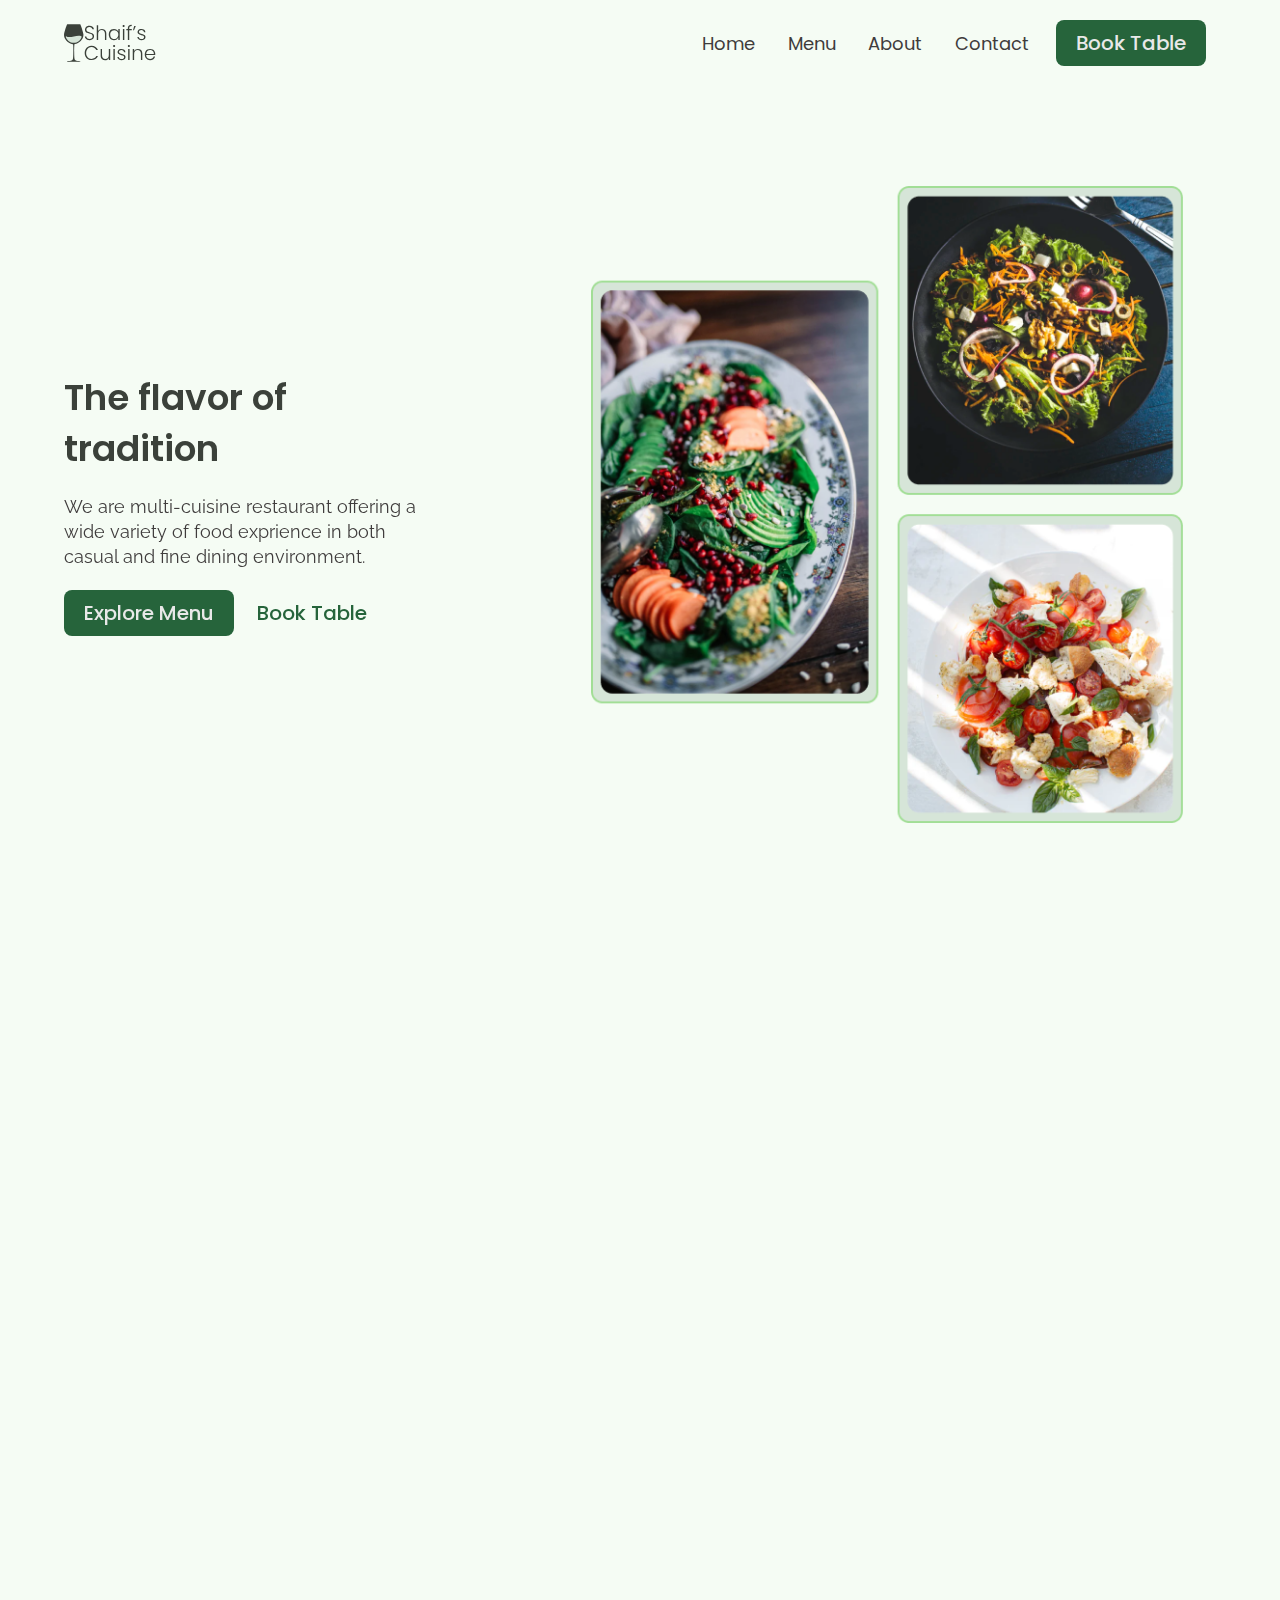
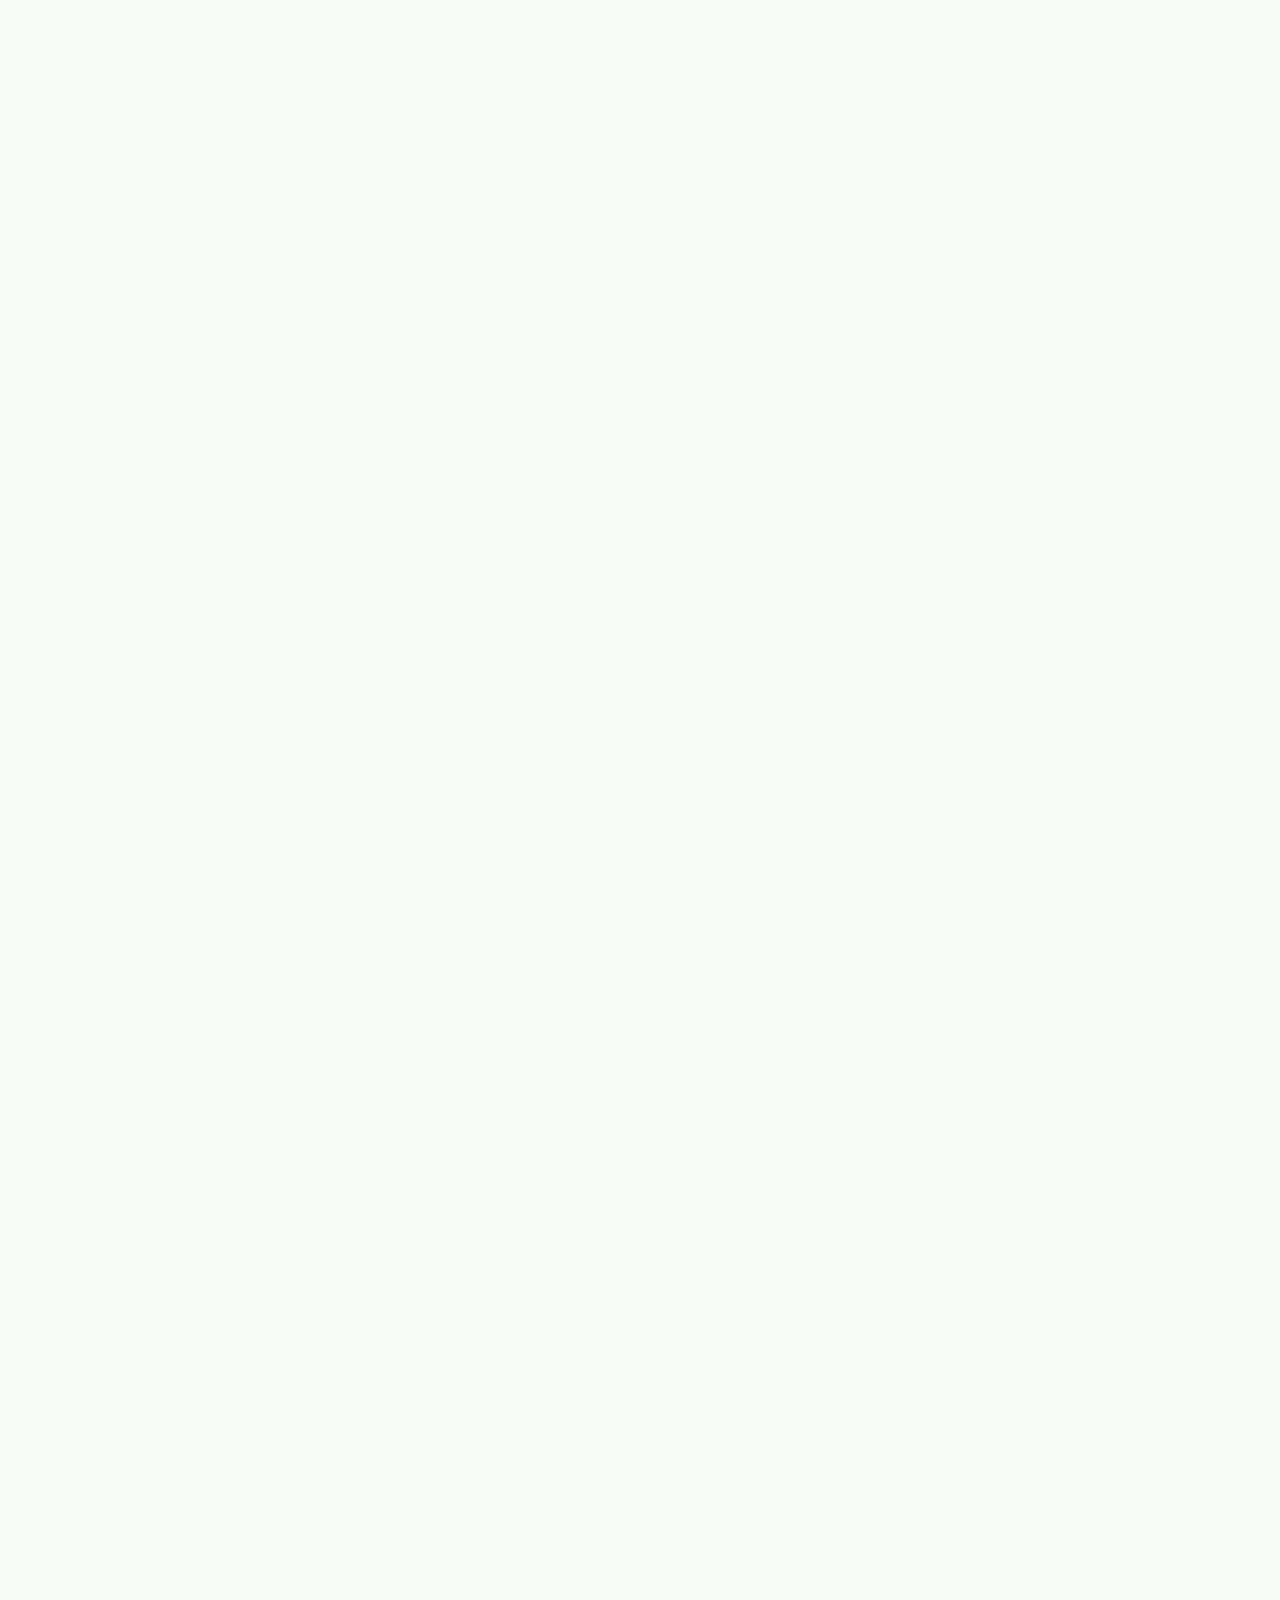
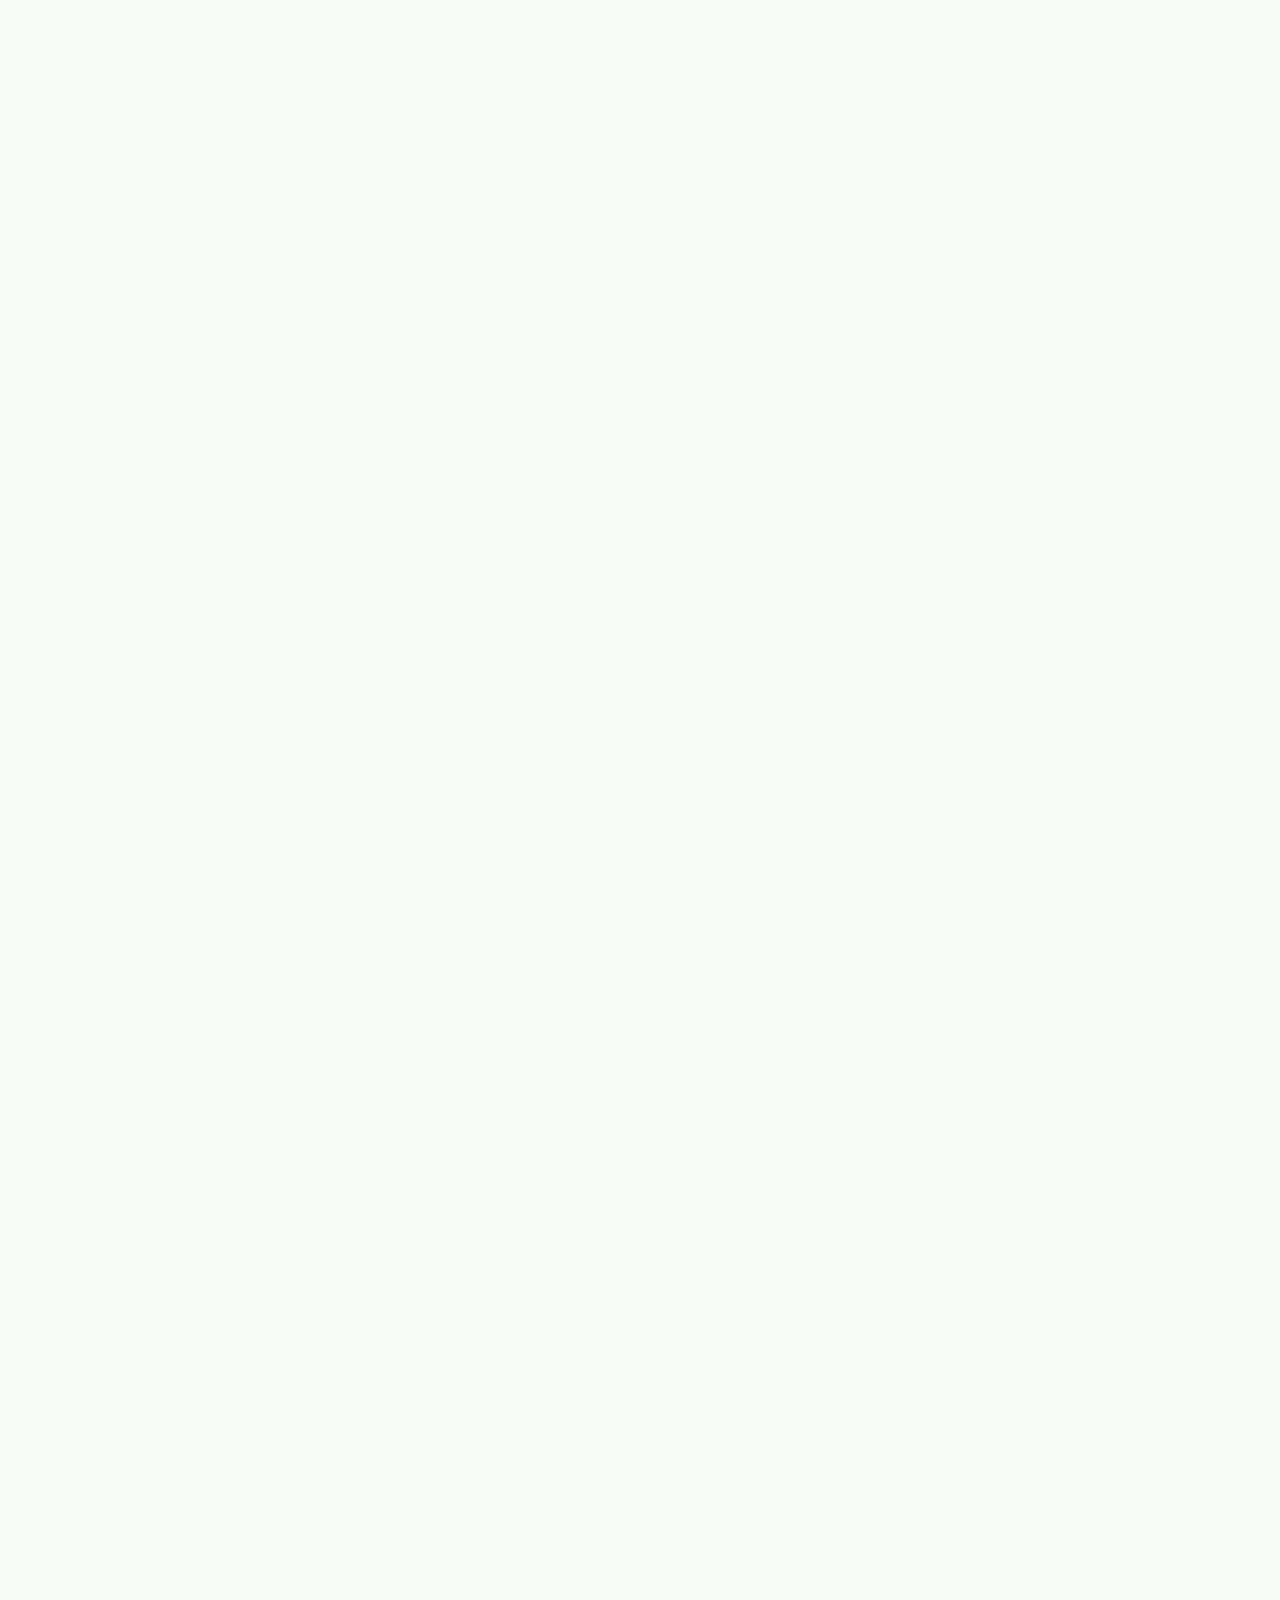
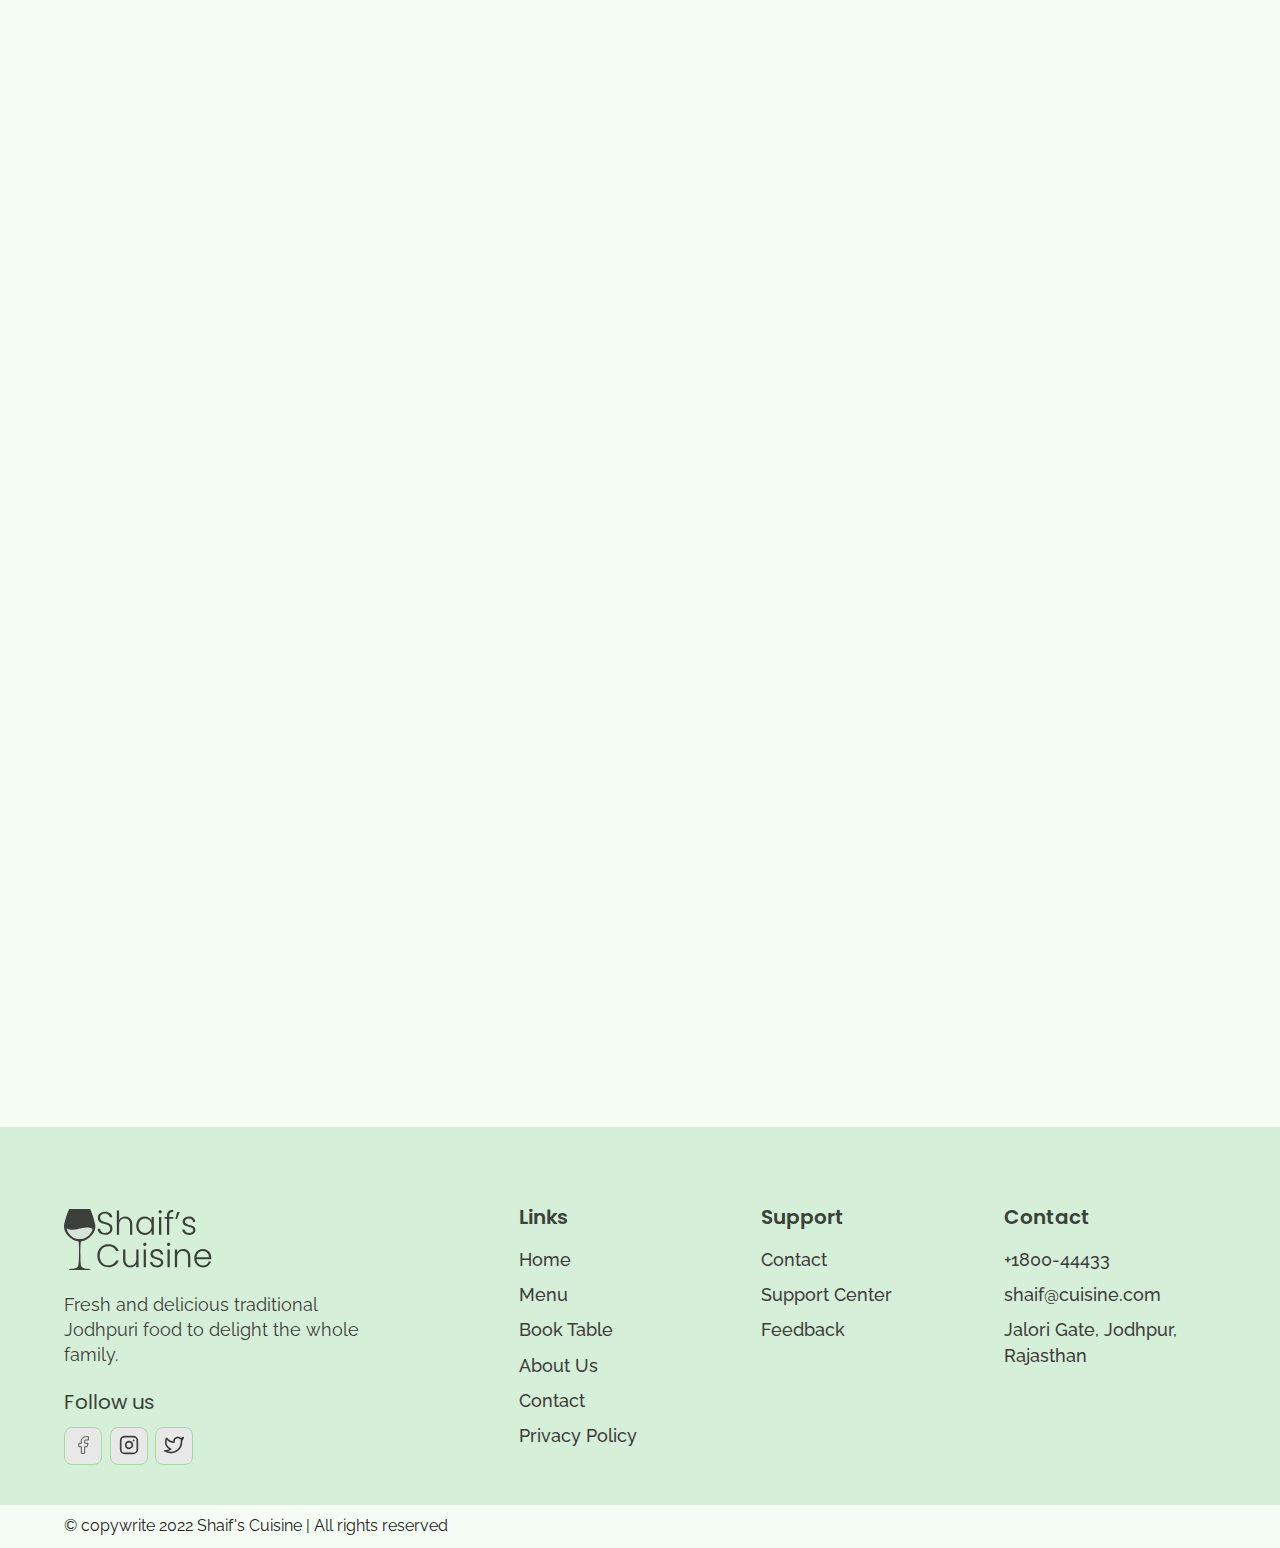
<file: index.html>
<!DOCTYPE html>
<html lang="en">
<head>
  <meta charset="UTF-8" />
  <meta http-equiv="X-UA-Compatible" content="IE=edge" />
  <meta name="viewport" content="width=device-width, initial-scale=1.0" />
  <title>Home | Shaif's Cuisine</title>
  <link rel="stylesheet" href="./reset.css" />
  <link rel="stylesheet" href="./globalStyle.css" />
  <link rel="stylesheet" href="./components.css" />
  <!-- Aos Css -->
  <link rel="stylesheet" href="https://unpkg.com/aos@next/dist/aos.css" />
  <link rel="stylesheet" href="./home.css" />
</head>
<body>
  <!-- Nav Section -->
  <div class="nav">
    <div class="container">
      <div class="nav-wrapper">
        <a href="./index.html" class="logo">
          <img src="./images/logo.svg" alt="Shaif's Cuisine" />
        </a>
        <nav>
          <div class="nav-icon">
            <svg xmlns="http://www.w3.org/2000/svg" width="24" height="24" viewBox="0 0 24 24" fill="none"
              stroke="currentColor" stroke-width="2" stroke-linecap="round" stroke-linejoin="round">
              <line x1="3" y1="12" x2="21" y2="12" />
              <line x1="3" y1="6" x2="21" y2="6" />
              <line x1="3" y1="18" x2="21" y2="18" />
            </svg>
          </div>
          <div class="nav-bgOverlay"></div>
          <ul class="nav-list">
            <div class="nav-close">
              <svg xmlns="http://www.w3.org/2000/svg" width="24" height="24" viewBox="0 0 24 24" fill="none"
                stroke="currentColor" stroke-width="2" stroke-linecap="round" stroke-linejoin="round">
                <line x1="18" y1="6" x2="6" y2="18" />
                <line x1="6" y1="6" x2="18" y2="18" />
              </svg>
            </div>
            <div class="nav-list-wrapper">
              <li><a href="./index.html" class="nav-link">Home</a></li>
              <li><a href="./menu.html" class="nav-link">Menu</a></li>
              <li><a href="./about.html" class="nav-link">About</a></li>
              <li><a href="./contact.html" class="nav-link">Contact</a></li>
              <li>
                <a href="./booking.html" class="btn primary-btn">Book Table</a>
              </li>
            </div>
          </ul>
        </nav>
      </div>
    </div>
  </div>
  <!-- End Nav Section  -->
  
  <!-- Hero Section -->
  <section id="hero">
    <div class="container">
      <div class="hero__wrapper">
        <div class="hero__left" data-aos="fade-left">
          <div class="hero__left__wrapper">
            <h1 class="hero__heading">The flavor of tradition</h1>
            <p class="hero__info">
              We are multi-cuisine restaurant offering a wide variety of food
              exprience in both casual and fine dining environment.
            </p>
            <div class="button__wrapper">
              <a href="#" class="btn primary-btn">Explore Menu</a>
              <a href="#" class="btn">Book Table</a>
            </div>
          </div>
        </div>
        <div class="hero__right" data-aos="fade-right">
          <div class="hero__imgWrapper">
            <img src="./images/heroImg.png" alt="food img" />
          </div>
        </div>
      </div>
    </div>
  </section>
  <!-- End Hero Section -->

  <!-- Store Info Section -->
  <section id="storeInfo" data-aos="fade-up">
    <div class="container">
      <div class="storeInfo__wrapper">
        <div class="storeInfo__item">
          <div class="storeInfo__icon">
            <img src="./images/wall-clock-icon.svg" alt="icon" />
          </div>
          <h3 class="storeInfo__title">10AM - 7PM</h3>
          <p class="storeInfo__text">Opening Hour</p>
        </div>
        <div class="storeInfo__item">
          <div class="storeInfo__icon">
            <img src="./images/address-icon.svg" alt="icon" />
          </div>
          <h3 class="storeInfo__title">Jalori Gate, Jodhpur</h3>
          <p class="storeInfo__text">Address</p>
        </div>
        <div class="storeInfo__item">
          <div class="storeInfo__icon">
            <img src="./images/phone-icon.svg" alt="icon" />
          </div>
          <h3 class="storeInfo__title">+88012344</h3>
          <p class="storeInfo__text">Call Now</p>
        </div>
      </div>
    </div>
  </section>
  <!-- End Store Info Section -->

  <!-- Our Specials Section -->
  <section id="ourSpecials" data-aos="fade-up">
    <div class="container">
      <div class="ourSpecials__wrapper">
        <div class="ourSpecials__left">
          <div class="ourSpecials__item">
            <div class="ourSpecials__item__img">
              <img src="./images/food-3.png" alt="food img" />
            </div>
            <h2 class="ourSpecials__item__title">Sweet Potato Fries Bowl</h2>
            <h3 class="ourSpecials__item__price">$18</h3>
            <div class="ourSpecials__item__stars">
              <img src="./images/3star.png" alt="rating img" />
            </div>
            <p class="ourSpecials__item__text">
              These Sweet Potato Fries bolw are a glorious, messy plate of
              goodness. Crispy Sweet Potato fries loaded with lot of fresh
              summer vegetables and a lime ranch. By adding a seasoning blend
              with chipotle power, garlic and onion, these spicy sweet potato
              fries are full of flavor.
            </p>
          </div>
          <div class="ourSpecials__item">
            <div class="ourSpecials__item__img">
              <img src="./images/food-2.png" alt="food img" />
            </div>
            <h2 class="ourSpecials__item__title">Vegan Salad Bowl</h2>
            <h3 class="ourSpecials__item__price">$15</h3>
            <div class="ourSpecials__item__stars">
              <img src="./images/3star.png" alt="rating img" />
            </div>
            <p class="ourSpecials__item__text">
              Vegan Salad bowl are immensely satisfying with any combinations
              of whole grains, pulses, noodles, rew or cooked fruits and
              veggies all topped off with a delicious sauce or dressing - each
              bite is an explosion of flavors and textures.
            </p>
          </div>
        </div>
        <div class="ourSpecials__right">
          <h2 class="ourSpecials__title">Our Specials</h2>
          <p class="ourSpecials__text">
            All of our food is prepared daily at our restaurant to ensure the
            highest quality, freshest meals are delevered to our customers.
          </p>
          <a href="./booking.html" class="btn primary-btn">Book Table</a>
        </div>
      </div>
    </div>
  </section>
  <!-- End our Specials section -->

  <!-- Top Dishes -->
  <section id="dishGrid" data-aos="fade-up">
    <div class="container">
      <h2 class="dishGrid__title">Top Dishes</h2>
      <div class="dishGrid__wrapper">
        <div class="dishGrid__item">
          <div class="dishGrid__item__img">
            <img src="./images/food-1.png" alt="food img" />
          </div>
          <div class="dishGrid__item__info">
            <h3 class="dishGrid__item__title">Vegan Salad bowl</h3>
            <h3 class="dishGrid__item__price">$13</h3>
            <div class="dishGrid__item__stars">
              <img src="./images/3star.png" alt="3 stars" />
            </div>
          </div>
        </div>
        <div class="dishGrid__item">
          <div class="dishGrid__item__img">
            <img src="./images/food-1.png" alt="food img" />
          </div>
          <div class="dishGrid__item__info">
            <h3 class="dishGrid__item__title">Vegan Salad bowl</h3>
            <h3 class="dishGrid__item__price">$15</h3>
            <div class="dishGrid__item__stars">
              <img src="./images/3star.png" alt="3 stars" />
            </div>
          </div>
        </div>
        <div class="dishGrid__item">
          <div class="dishGrid__item__img">
            <img src="./images/food-1.png" alt="food img" />
          </div>
          <div class="dishGrid__item__info">
            <h3 class="dishGrid__item__title">Vegan Salad bowl</h3>
            <h3 class="dishGrid__item__price">$8</h3>
            <div class="dishGrid__item__stars">
              <img src="./images/3star.png" alt="3 stars" />
            </div>
          </div>
        </div>
      </div>
    </div>
  </section>
  <!-- End Top Dishes -->

  <!-- Discount Section -->
  <section id="discount" data-aos="fade-up">
    <div class="container">
      <div class="discount__wrapper">
        <div class="discount__images">
          <div class="discount__img1">
            <img src="./images/food-5.png" alt="food img">
          </div>
          <div class="discount__img2">
            <img src="./images/food-4.png" alt="food img">
          </div>
          <div class="discount__img3">
            <img src="./images/food-3.png" alt="food img">
          </div>
        </div>
        <div class="discount__info">
          <h3 class="discount__text">20% OFF</h3>
          <h2 class="discount__title">Demo dish for discount</h2>
          <h3 class="discount__price">
            <span class="discount__oldPrice">$45</span>
            <span class="discount__newPrice">$35</span>
          </h3>
          <div class="discount__stars">
            <img src="./images/3star.png" alt="3 stars">
          </div>
          <a href="./booking.html" class="btn primary-btn">Book Table</a>
        </div>
      </div>
    </div>
  </section>
  <!-- End Discount Section -->

  <!-- Events Media Section -->
  <section id="eventsMedia" data-aos="fade-up">
    <div class="container">
      <div class="eventsMedia__wrapper">
        <div class="eventsMedia__1">
          <img src="./images/eventsMedia1.png" alt="events">
          <a href="#" class="eventsMedia__1__playButton">
            <img src="./images/playIcon.svg" alt="play button">
          </a>
        </div>
        <div class="eventsMedia__2">
          <img src="./images/eventsMedia2.png" alt="events">
        </div>
      </div>
    </div>
  </section>
  <!-- End Events Media Section -->

  <!-- Events Info Section -->
  <section id="eventsInfo" data-aos="fade-up">
    <div class="container">
      <div class="eventsInfo__wrapper">
        <div class="eventsInfo__left">
          <div class="eventsInfo__item">
            <div class="eventsInfo__item__img">
              <img src="./images/event-corporate.png" alt="events">
            </div>
            <div class="eventsInfo__item__info">
              <h2 class="eventsInfo__item__title">Corporate Events</h2>
              <p class="eventsInfo__item__text">Shaif's Cuisine is the perfect venue for your corporate events. We
                specialize in private parties.</p>
            </div>
          </div>
          <div class="eventsInfo__item">
            <div class="eventsInfo__item__img">
              <img src="./images/event-weedings.png" alt="events">
            </div>
            <div class="eventsInfo__item__info">
              <h2 class="eventsInfo__item__title">Wedding</h2>
              <p class="eventsInfo__item__text">Shaif's Cuisine offers an intimately unique wedding experience set in a
                spectacular setting that is sophisticated and confortable.</p>
            </div>
          </div>
        </div>
        <div class="eventsInfo__right">
          <h2 class="eventsInfo__title">Book for Events</h2>
          <p class="eventsInfo__text">Book your private events or corporate funtion at Shaif's Cuisine to experience a
            truly unique experience.</p>
          <a href="./contact.html" class="btn primary-btn">Contact Now</a>
        </div>
      </div>
    </div>
  </section>
  <!-- End Events Info Section -->

  <!-- Why us section -->
  <section id="whyUs">
    <div class="container">
      <div class="whyUs__wrapper">
        <div class="whyUs__left" data-aos="fade-right">
          <h2 class="whyUs__title">Why Choose Our Food</h2>
          <p class="whyUs__text">
            Quality of Service, Food, Ambiance and Value of Money are the primary elements for choosing a restaurant.
            Shaif's Cuisine is one of the most exquisite fine-dinning restaurant in Chittagong cities with a captivating
            view of GEC Hills, perfect ambiance, and scrumptious food.
          </p>
        </div>
        <div class="whyUs__right" data-aos="fade-left">
          <div class="whyUs__item__wrapper">
            <div class="whyUs__item">
              <div class="whyUs__item__icon">
                <img src="./images/whyUs-icon1.svg" alt="quality food">
              </div>
              <p class="whyUs__item__text">Quality Food</p>
            </div>
            <div class="whyUs__item">
              <div class="whyUs__item__icon">
                <img src="./images/whyUs-icon2.svg" alt="Classical taste">
              </div>
              <p class="whyUs__item__text">Classical taste</p>
            </div>
            <div class="whyUs__item">
              <div class="whyUs__item__icon">
                <img src="./images/whyUs-icon3.svg" alt="Skilled chef">
              </div>
              <p class="whyUs__item__text">Skilled chef</p>
            </div>
            <div class="whyUs__item">
              <div class="whyUs__item__icon">
                <img src="./images/whyUs-icon4.svg" alt="Best Service">
              </div>
              <p class="whyUs__item__text">Best Service</p>
            </div>
          </div>
        </div>
      </div>
    </div>
  </section>
  <!-- End Why us section -->

  <!-- Testimonial Section -->
  <section id="testimonial" data-aos="fade-up">
    <div class="container">
      <div class="testimonial__wrapper">
        <h2 class="testimonial__title">What our customers say</h2>
        <div class="testimonial__items__wrapper">
          <div class="testimonial__item">
            <div class="testimonial__item__img">
              <img src="./images/testimonial_img1.png" alt="a person">
            </div>
            <div class="testimonial__item__info">
              <h3 class="testimonial__item__name">Sayed Ahmed</h3>
              <div class="testimonial__item__stars">
                <img src="./images/3star.png" alt="stars">
              </div>
              <p class="testimonial__item__text">
                "Visited Shaif's Cuisine with friends last Sunday. Really lovely meal and very warm welcome - we would
                recommend this lovely restaurant and will try to go back again."
              </p>
            </div>
          </div>
          <div class="testimonial__item">
            <div class="testimonial__item__img">
              <img src="./images/testimonial_img1.png" alt="a person">
            </div>
            <div class="testimonial__item__info">
              <h3 class="testimonial__item__name">Sayed Ahmed</h3>
              <div class="testimonial__item__stars">
                <img src="./images/3star.png" alt="stars">
              </div>
              <p class="testimonial__item__text">
                "Visited Shaif's Cuisine with friends last Sunday. Really lovely meal and very warm welcome - we would
                recommend this lovely restaurant and will try to go back again."
              </p>
            </div>
          </div>
          <div class="testimonial__item">
            <div class="testimonial__item__img">
              <img src="./images/testimonial_img1.png" alt="a person">
            </div>
            <div class="testimonial__item__info">
              <h3 class="testimonial__item__name">Sayed Ahmed</h3>
              <div class="testimonial__item__stars">
                <img src="./images/3star.png" alt="stars">
              </div>
              <p class="testimonial__item__text">
                "Visited Shaif's Cuisine with friends last Sunday. Really lovely meal and very warm welcome - we would
                recommend this lovely restaurant and will try to go back again."
              </p>
            </div>
          </div>
          <div class="testimonial__item">
            <div class="testimonial__item__img">
              <img src="./images/testimonial_img1.png" alt="a person">
            </div>
            <div class="testimonial__item__info">
              <h3 class="testimonial__item__name">Sayed Ahmed</h3>
              <div class="testimonial__item__stars">
                <img src="./images/3star.png" alt="stars">
              </div>
              <p class="testimonial__item__text">
                "Visited Shaif's Cuisine with friends last Sunday. Really lovely meal and very warm welcome - we would
                recommend this lovely restaurant and will try to go back again."
              </p>
            </div>
          </div>
        </div>
      </div>
    </div>
  </section>
  <!-- End Testimonial Section -->

  <!-- Newsletter section -->
  <section id="newsletter" data-aos="fade-up">
    <div class="container">
      <div class="newsletter__wrapper">
        <div class="newsletter__info">
          <h3 class="newsletter__title">Join Newsletter</h3>
          <p class="newsletter__text">
            Get notified with the latest news and recent offers from the "Shaif's Cuisine"
          </p>
        </div>
        <div class="newsletter__form">
          <form>
            <label for="email">
              <input type="email" placeholder="Your Email Address">
            </label>
            <button type="submit">Join</button>
          </form>
        </div>
      </div>
    </div>
  </section>
  <!-- End Newsletter section -->

  <!-- Footer -->
  <footer>
    <div class="container">
      <div class="footer__wrapper">
        <div class="footer__col1">
          <div class="footer__logo">
            <img src="./images/logo.svg" alt="Chaif's Cuisine" />
          </div>
          <p class="footer__desc">
            Fresh and delicious traditional Jodhpuri food to delight the whole
            family.
          </p>
          <div class="footer__socials">
            <h4 class="footer__socials__title">Follow us</h4>
            <ol>
              <li>
                <a href="#">
                  <svg xmlns="http://www.w3.org/2000/svg" width="24" height="24" viewBox="0 0 24 24" fill="none"
                    stroke="currentColor" stroke-width="1" stroke-linecap="round" stroke-linejoin="round">
                    <path d="M18 2h-3a5 5 0 0 0-5 5v3H7v4h3v8h4v-8h3l1-4h-4V7a1 1 0 0 1 1-1h3z" />
                  </svg>
                </a>
              </li>
              <li>
                <a href="#">
                  <svg xmlns="http://www.w3.org/2000/svg" width="24" height="24" viewBox="0 0 24 24" fill="none"
                    stroke="currentColor" stroke-width="2" stroke-linecap="round" stroke-linejoin="round">
                    <rect x="2" y="2" width="20" height="20" rx="5" ry="5" />
                    <path d="M16 11.37A4 4 0 1 1 12.63 8 4 4 0 0 1 16 11.37z" />
                    <line x1="17.5" y1="6.5" x2="17.51" y2="6.5" />
                  </svg>
                </a>
              </li>
              <li>
                <a href="#">
                  <svg xmlns="http://www.w3.org/2000/svg" width="24" height="24" viewBox="0 0 24 24" fill="none"
                    stroke="currentColor" stroke-width="2" stroke-linecap="round" stroke-linejoin="round">
                    <path
                      d="M23 3a10.9 10.9 0 0 1-3.14 1.53 4.48 4.48 0 0 0-7.86 3v1A10.66 10.66 0 0 1 3 4s-4 9 5 13a11.64 11.64 0 0 1-7 2c9 5 20 0 20-11.5a4.5 4.5 0 0 0-.08-.83A7.72 7.72 0 0 0 23 3z" />
                  </svg>
                </a>
              </li>
            </ol>
          </div>
        </div>
        <div class="footer__col2">
          <h3 class="footer__text__title">Links</h3>
          <ol class="footer__text">
            <li>
              <a href="./index.html">Home</a>
            </li>
            <li>
              <a href="./menu.html">Menu</a>
            </li>
            <li>
              <a href="./booking.html">Book Table</a>
            </li>
            <li>
              <a href="./about.html">About Us</a>
            </li>
            <li>
              <a href="./contact.html">Contact</a>
            </li>
            <li>
              <a href="#">Privacy Policy</a>
            </li>
          </ol>
        </div>
        <div class="footer__col3">
          <h3 class="footer__text__title">Support</h3>
          <ol class="footer__text">
            <li>
              <a href="./contact.html">Contact</a>
            </li>
            <li>
              <a href="#">Support Center</a>
            </li>
            <li>
              <a href="#">Feedback</a>
            </li>
          </ol>
        </div>
        <div class="footer__col4">
          <h3 class="footer__text__title">Contact</h3>
          <ol class="footer__text">
            <li>
              <a href="tel:+919928283765">+1800-44433</a>
            </li>
            <li>
              <a href="mailto:yashsoni4141@gmail.com">shaif@cuisine.com</a>
            </li>
            <li>
              <a href="#">Jalori Gate, Jodhpur, Rajasthan</a>
            </li>
          </ol>
        </div>
      </div>
    </div>
  </footer>
  <div id="copywrite">
    <div class="container">
      <p class="copywrite__text">
        © copywrite 2022 Shaif's Cuisine | All rights reserved
      </p>
    </div>
  </div>
  <!-- End Footer -->

  <!-- Aos Script -->
  <script src="https://unpkg.com/aos@next/dist/aos.js"></script>
  <script src="https://unpkg.com/aos@2.3.1/dist/aos.js"></script>
  <!-- Custon Script -->
  <script src="./main.js"></script>
</body>

</html>
</file>
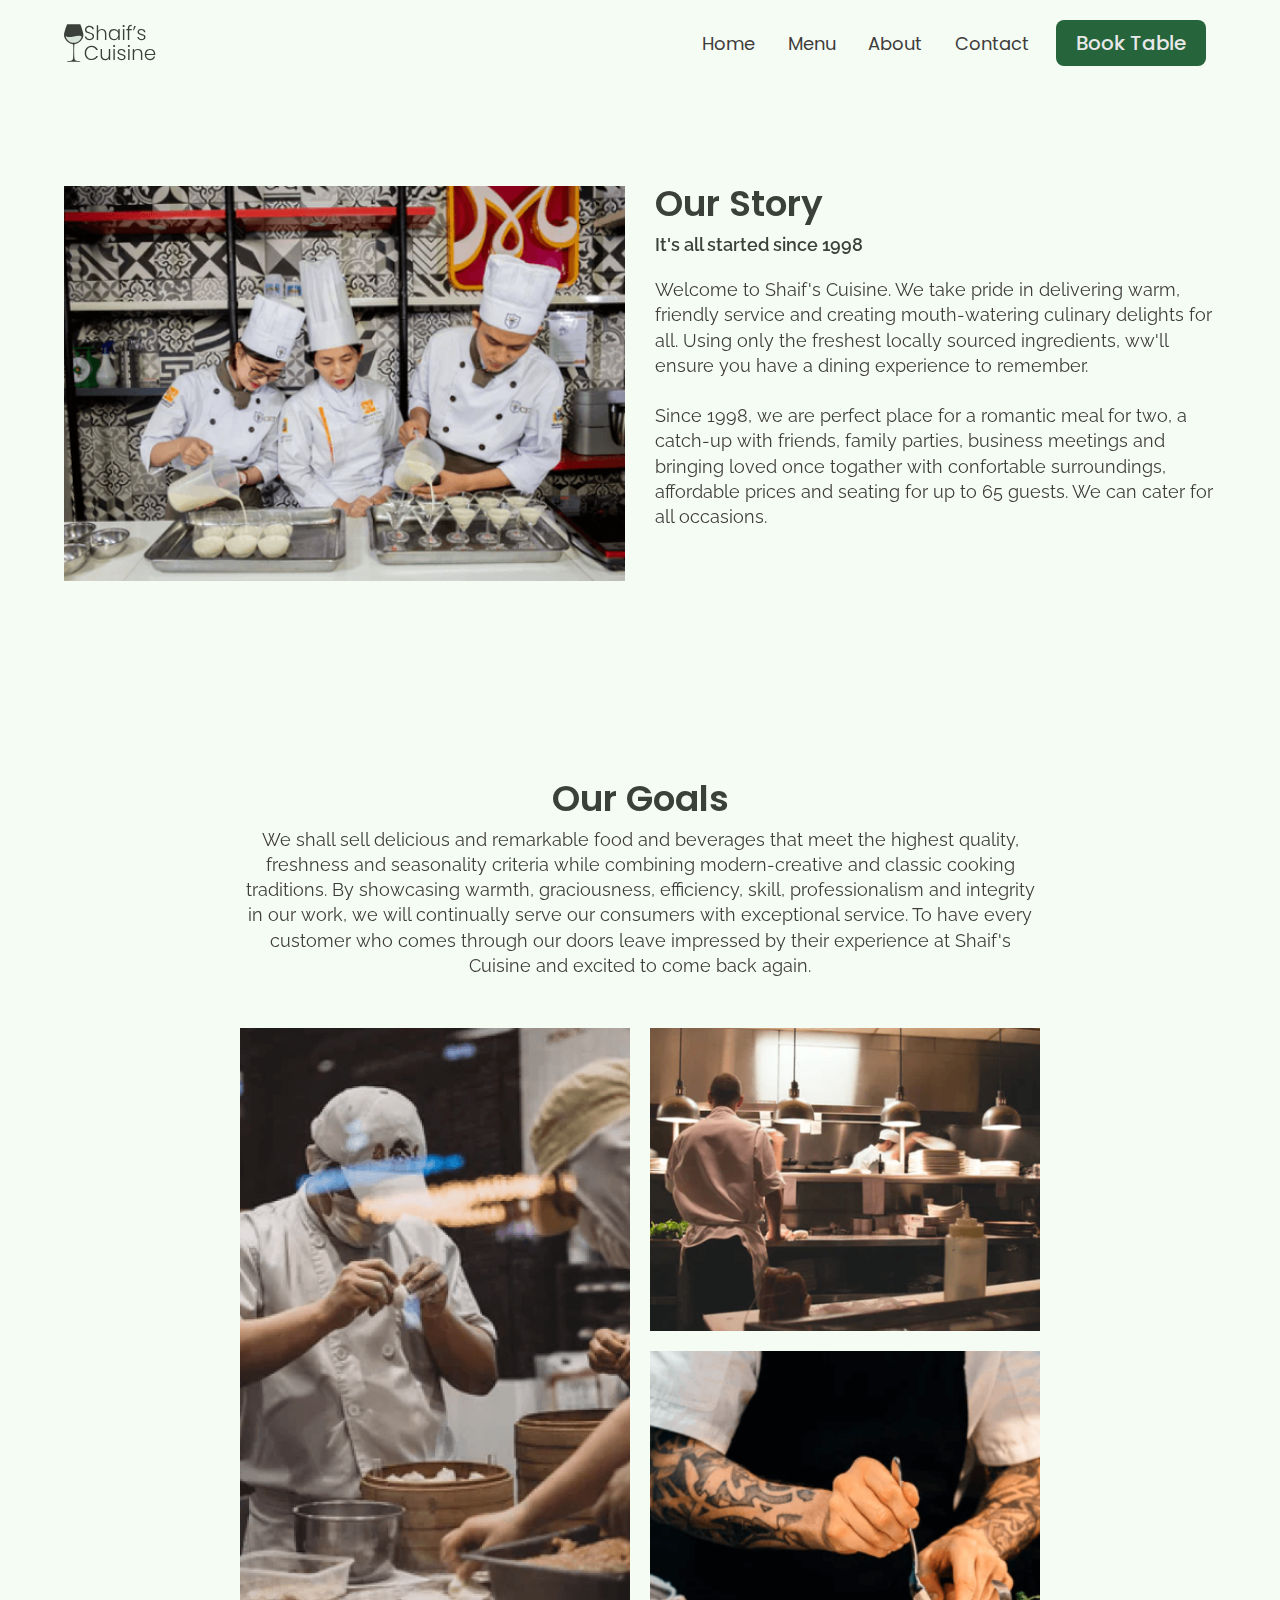
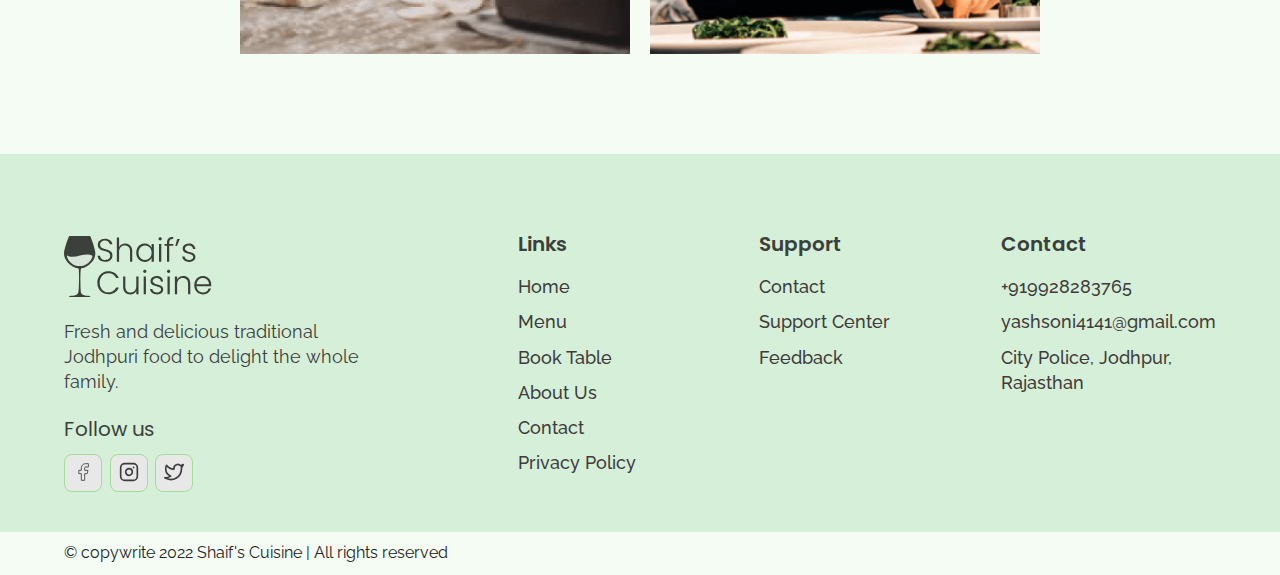
<file: about.html>
<!DOCTYPE html>
<html lang="en">

<head>
  <meta charset="UTF-8">
  <meta http-equiv="X-UA-Compatible" content="IE=edge">
  <meta name="viewport" content="width=device-width, initial-scale=1.0">
  <title>About | Shaif's Cuisine </title>
  <link rel="stylesheet" href="./reset.css">
  <link rel="stylesheet" href="./globalStyle.css">
  <link rel="stylesheet" href="./components.css">
  <link rel="stylesheet" href="./about.css">
  <!-- Aos Css -->
  <link rel="stylesheet" href="https://unpkg.com/aos@next/dist/aos.css" />
</head>

<body>
  <!-- Nav Section -->
  <div class="nav">
    <div class="container">
      <div class="nav-wrapper">
        <a href="./index.html" class="logo">
          <img src="./images/logo.svg" alt="Shaif's Cuisine">
        </a>
        <nav>
          <div class="nav-icon">
            <svg xmlns="http://www.w3.org/2000/svg" width="24" height="24" viewBox="0 0 24 24" fill="none"
              stroke="currentColor" stroke-width="2" stroke-linecap="round" stroke-linejoin="round">
              <line x1="3" y1="12" x2="21" y2="12" />
              <line x1="3" y1="6" x2="21" y2="6" />
              <line x1="3" y1="18" x2="21" y2="18" />
            </svg>
          </div>
          <div class="nav-bgOverlay"></div>
          <ul class="nav-list">
            <div class="nav-close">
              <svg xmlns="http://www.w3.org/2000/svg" width="24" height="24" viewBox="0 0 24 24" fill="none"
                stroke="currentColor" stroke-width="2" stroke-linecap="round" stroke-linejoin="round">
                <line x1="18" y1="6" x2="6" y2="18" />
                <line x1="6" y1="6" x2="18" y2="18" />
              </svg>
            </div>
            <div class="nav-list-wrapper">
              <li><a href="./index.html" class="nav-link">Home</a></li>
              <li><a href="./menu.html" class="nav-link">Menu</a></li>
              <li><a href="./about.html" class="nav-link">About</a></li>
              <li><a href="./contact.html" class="nav-link">Contact</a></li>
              <li><a href="./booking.html" class="btn primary-btn">Book Table</a></li>
            </div>
          </ul>
        </nav>
      </div>
    </div>
  </div>
  <!-- End Nav Section  -->
  <!-- Our Story -->
  <section id="ourStory" data-aos="fade-up">
    <div class="container">
      <div class="ourStory__wrapper">
        <div class="ourStory__img">
          <img src="./images/ourStoryImg.png" alt="Shaif's Cuisine">
        </div>
        <div class="ourStory__info">
          <h3 class="ourStory__title">
            Our Story
          </h3>
          <p class="ourStory__subtitle">
            It's all started since 1998
          </p>
          <p class="ourStory__text">
            Welcome to Shaif's Cuisine. We take pride in delivering warm, friendly service and creating mouth-watering
            culinary delights for all. Using only the freshest locally sourced ingredients, ww'll ensure you have a
            dining experience to remember.
            <br><br>
            Since 1998, we are perfect place for a romantic meal for two, a catch-up with friends, family parties,
            business meetings and bringing loved once togather with confortable surroundings, affordable prices and
            seating for up to 65 guests. We can cater for all occasions.
          </p>
        </div>
      </div>
    </div>
  </section>
  <!-- End Our Story -->
  <!-- Our Goals -->
  <section id="ourGoals" data-aos="fade-down">
    <div class="container">
      <div class="ourGoals__info">
        <h3 class="ourGoals__title">Our Goals</h3>
        <p class="ourGoals__text">
          We shall sell delicious and remarkable food and beverages that meet the highest quality, freshness and
          seasonality criteria while combining modern-creative and classic cooking traditions. By showcasing warmth,
          graciousness, efficiency, skill, professionalism and integrity in our work, we will continually serve our
          consumers with exceptional service. To have every customer who comes through our doors leave impressed by
          their experience at Shaif's Cuisine and excited to come back again.
        </p>
      </div>
      <div class="ourGoals__imgs__wrapper">
        <div class="ourGoals__img1">
          <img src="./images/ourGoals_img1.png" alt="img">
        </div>
        <div class="ourGoals__img2">
          <img src="./images/ourGoals_img2.png" alt="img">
        </div>
        <div class="ourGoals__img3">
          <img src="./images/ourGoals_img3.png" alt="img">
        </div>
      </div>
    </div>
  </section>
  <!-- End Our Goals -->
  <!-- Footer -->
  <footer>
    <div class="container">
      <div class="footer__wrapper">
        <div class="footer__col1">
          <div class="footer__logo">
            <img src="./images/logo.svg" alt="Chaif's Cuisine">
          </div>
          <p class="footer__desc">
            Fresh and delicious traditional Jodhpuri food to delight the whole family.
          </p>
          <div class="footer__socials">
            <h4 class="footer__socials__title">Follow us</h4>
            <ol>
              <li>
                <a href="#">
                  <svg xmlns="http://www.w3.org/2000/svg" width="24" height="24" viewBox="0 0 24 24" fill="none"
                    stroke="currentColor" stroke-width="1" stroke-linecap="round" stroke-linejoin="round">
                    <path d="M18 2h-3a5 5 0 0 0-5 5v3H7v4h3v8h4v-8h3l1-4h-4V7a1 1 0 0 1 1-1h3z" />
                  </svg>
                </a>
              </li>
              <li>
                <a href="#">
                  <svg xmlns="http://www.w3.org/2000/svg" width="24" height="24" viewBox="0 0 24 24" fill="none"
                    stroke="currentColor" stroke-width="2" stroke-linecap="round" stroke-linejoin="round">
                    <rect x="2" y="2" width="20" height="20" rx="5" ry="5" />
                    <path d="M16 11.37A4 4 0 1 1 12.63 8 4 4 0 0 1 16 11.37z" />
                    <line x1="17.5" y1="6.5" x2="17.51" y2="6.5" />
                  </svg>
                </a>
              </li>
              <li>
                <a href="#">
                  <svg xmlns="http://www.w3.org/2000/svg" width="24" height="24" viewBox="0 0 24 24" fill="none"
                    stroke="currentColor" stroke-width="2" stroke-linecap="round" stroke-linejoin="round">
                    <path
                      d="M23 3a10.9 10.9 0 0 1-3.14 1.53 4.48 4.48 0 0 0-7.86 3v1A10.66 10.66 0 0 1 3 4s-4 9 5 13a11.64 11.64 0 0 1-7 2c9 5 20 0 20-11.5a4.5 4.5 0 0 0-.08-.83A7.72 7.72 0 0 0 23 3z" />
                  </svg>
                </a>
              </li>
            </ol>
          </div>
        </div>
        <div class="footer__col2">
          <h3 class="footer__text__title">
            Links
          </h3>
          <ol class="footer__text">
            <li>
              <a href="./index.html">Home</a>
            </li>
            <li>
              <a href="./menu.html">Menu</a>
            </li>
            <li>
              <a href="./booking.html">Book Table</a>
            </li>
            <li>
              <a href="./about.html">About Us</a>
            </li>
            <li>
              <a href="./contact.html">Contact</a>
            </li>
            <li>
              <a href="#">Privacy Policy</a>
            </li>
          </ol>
        </div>
        <div class="footer__col3">
          <h3 class="footer__text__title">
            Support
          </h3>
          <ol class="footer__text">
            <li>
              <a href="./contact.html">Contact</a>
            </li>
            <li>
              <a href="#">Support Center</a>
            </li>
            <li>
              <a href="#">Feedback</a>
            </li>
          </ol>
        </div>
        <div class="footer__col4">
          <h3 class="footer__text__title">
            Contact
          </h3>
          <ol class="footer__text">
            <li>
              <a href="tel:+919928283765">+919928283765</a>
            </li>
            <li>
              <a href="mailto:yashsoni4141@gmail.com">yashsoni4141@gmail.com</a>
            </li>
            <li>
              <a href="#">City Police, Jodhpur, Rajasthan</a>
            </li>
          </ol>
        </div>
      </div>
    </div>
  </footer>
  <div id="copywrite">
    <div class="container">
      <p class="copywrite__text">
        © copywrite 2022 Shaif's Cuisine | All rights reserved
      </p>
    </div>
  </div>
  <!-- End Footer -->
  <!-- Aos Script -->
  <script src="https://unpkg.com/aos@next/dist/aos.js"></script>
  <!-- Custon Script -->
  <script src="./main.js"></script>
</body>

</html>
</file>
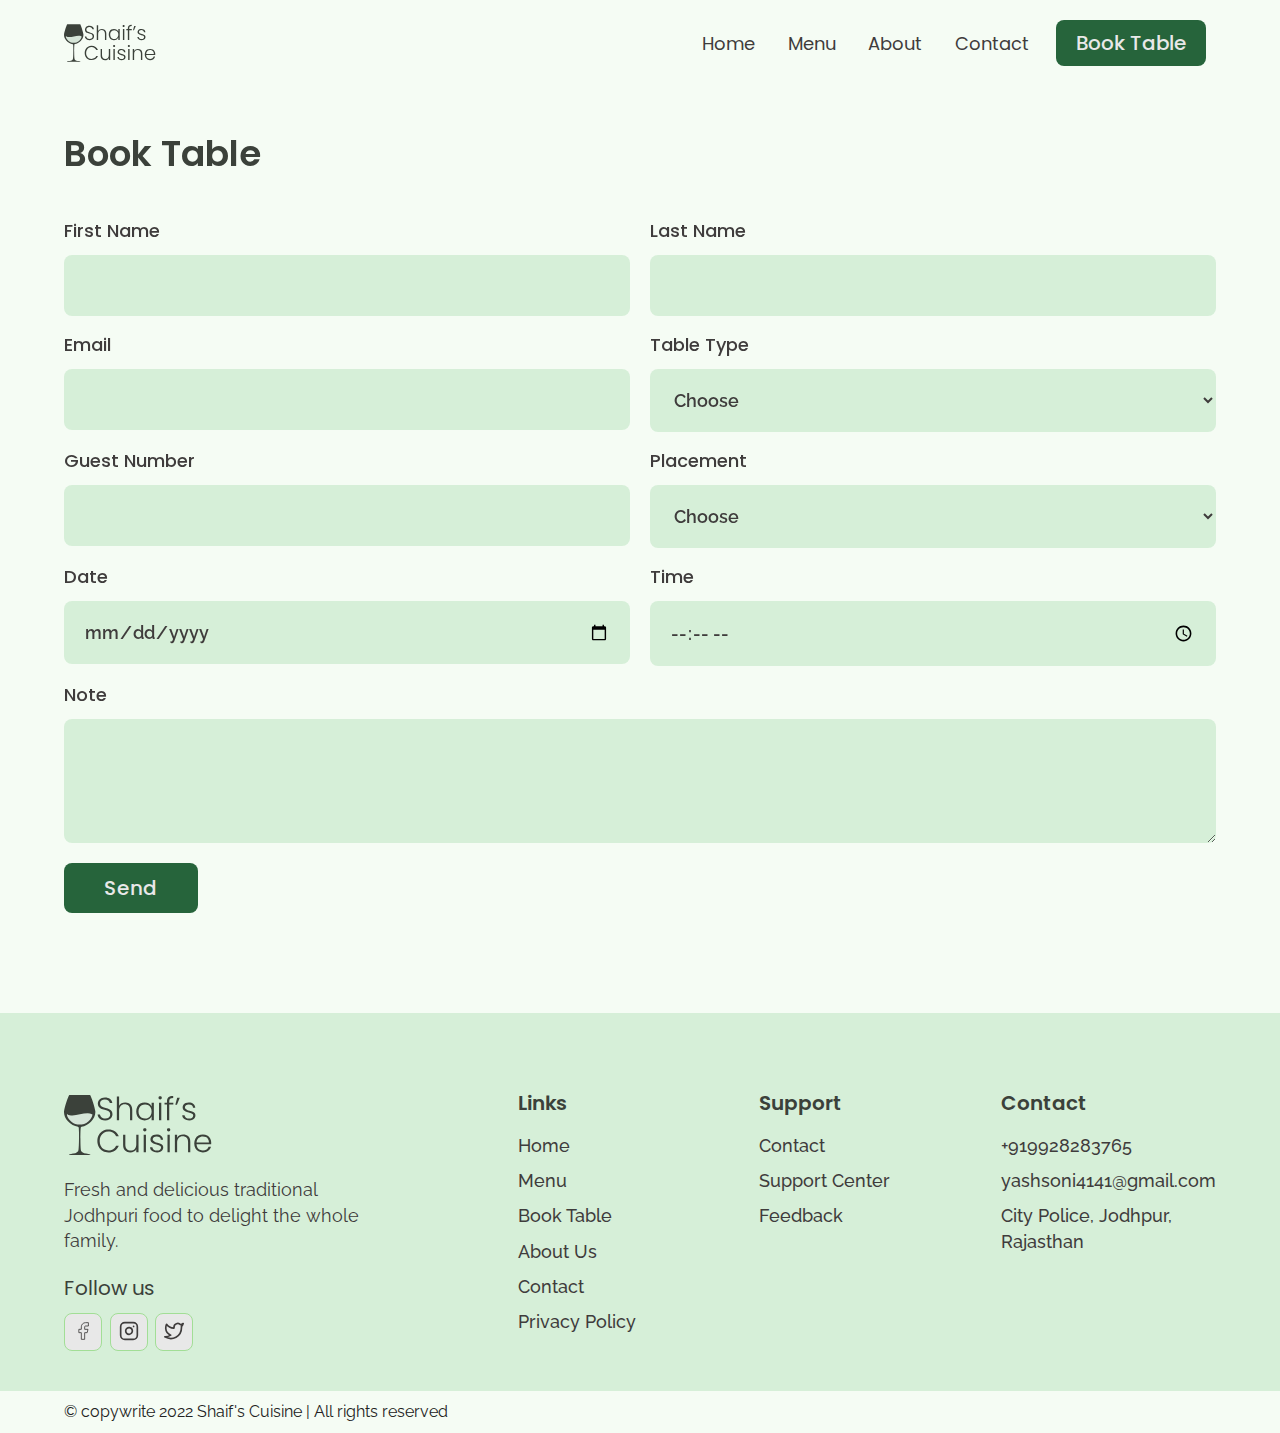
<file: booking.html>
<!DOCTYPE html>
<html lang="en">

<head>
  <meta charset="UTF-8">
  <meta http-equiv="X-UA-Compatible" content="IE=edge">
  <meta name="viewport" content="width=device-width, initial-scale=1.0">
  <title>Booking | Shaif's Cuisine </title>
  <link rel="stylesheet" href="./reset.css">
  <link rel="stylesheet" href="./globalStyle.css">
  <link rel="stylesheet" href="./components.css">
  <!-- Aos Css -->
  <link rel="stylesheet" href="https://unpkg.com/aos@next/dist/aos.css" />
</head>

<body>
  <!-- Nav Section -->
  <div class="nav">
    <div class="container">
      <div class="nav-wrapper">
        <a href="./index.html" class="logo">
          <img src="./images/logo.svg" alt="Shaif's Cuisine">
        </a>
        <nav>
          <div class="nav-icon">
            <svg xmlns="http://www.w3.org/2000/svg" width="24" height="24" viewBox="0 0 24 24" fill="none"
              stroke="currentColor" stroke-width="2" stroke-linecap="round" stroke-linejoin="round">
              <line x1="3" y1="12" x2="21" y2="12" />
              <line x1="3" y1="6" x2="21" y2="6" />
              <line x1="3" y1="18" x2="21" y2="18" />
            </svg>
          </div>
          <div class="nav-bgOverlay"></div>
          <ul class="nav-list">
            <div class="nav-close">
              <svg xmlns="http://www.w3.org/2000/svg" width="24" height="24" viewBox="0 0 24 24" fill="none"
                stroke="currentColor" stroke-width="2" stroke-linecap="round" stroke-linejoin="round">
                <line x1="18" y1="6" x2="6" y2="18" />
                <line x1="6" y1="6" x2="18" y2="18" />
              </svg>
            </div>
            <div class="nav-list-wrapper">
              <li><a href="./index.html" class="nav-link">Home</a></li>
              <li><a href="./menu.html" class="nav-link">Menu</a></li>
              <li><a href="./about.html" class="nav-link">About</a></li>
              <li><a href="./contact.html" class="nav-link">Contact</a></li>
              <li><a href="./booking.html" class="btn primary-btn">Book Table</a></li>
            </div>
          </ul>
        </nav>
      </div>
    </div>
  </div>
  <!-- End Nav Section  -->
  <!-- Booking section -->
  <section id="form" data-aos="fade-up">
    <div class="container">
      <h3 class="form__title">Book Table</h3>
      <div class="form__wrapper">
        <form name="booking form" netlify>
          <div class="form__group">
            <label for="firstName">First Name</label>
            <input type="text" name="first_name" id="firstName" required>
          </div>
          <div class="form__group">
            <label for="lastName">Last Name</label>
            <input type="text" name="last_name" id="lastName" required>
          </div>
          <div class="form__group">
            <label for="email">Email</label>
            <input type="email" name="email" id="email" required>
          </div>
          <div class="form__group">
            <label for="tableType">Table Type</label>
            <select name="table_type" id="tableType" required>
              <option selected disabled>Choose</option>
              <option value="small">Small (2 persons)</option>
              <option value="medium">Medium (4 persons)</option>
              <option value="large">Large (6 persons)</option>
            </select>
          </div>
          <div class="form__group">
            <label for="guestNumber">Guest Number</label>
            <input type="number" id="guestNumber" name="guest_number" min="1" max="10" required>
          </div>
          <div class="form__group">
            <label for="placement">Placement</label>
            <select name="placement" id="placement" required>
              <option selected disabled>Choose</option>
              <option value="outdoor">Outdoor</option>
              <option value="indoor">Indoor</option>
              <option value="rooftop">Rooftop</option>
            </select>
          </div>
          <div class="form__group">
            <label for="date">Date</label>
            <input type="date" id="date" name="date" required>
          </div>
          <div class="form__group">
            <label for="time">Time</label>
            <input type="time" id="time" name="time" required>
          </div>
          <div class="form__group form__group__full">
            <label for="Note">Note</label>
            <textarea name="note" id="note" rows="4" required></textarea>
          </div>
          <button type="submit" class="btn primary-btn">Send</button>
        </form>
      </div>
    </div>
  </section>
  <!-- End Booking section -->
  <!-- Footer -->
  <footer>
    <div class="container">
      <div class="footer__wrapper">
        <div class="footer__col1">
          <div class="footer__logo">
            <img src="./images/logo.svg" alt="Chaif's Cuisine">
          </div>
          <p class="footer__desc">
            Fresh and delicious traditional Jodhpuri food to delight the whole family.
          </p>
          <div class="footer__socials">
            <h4 class="footer__socials__title">Follow us</h4>
            <ol>
              <li>
                <a href="#">
                  <svg xmlns="http://www.w3.org/2000/svg" width="24" height="24" viewBox="0 0 24 24" fill="none"
                    stroke="currentColor" stroke-width="1" stroke-linecap="round" stroke-linejoin="round">
                    <path d="M18 2h-3a5 5 0 0 0-5 5v3H7v4h3v8h4v-8h3l1-4h-4V7a1 1 0 0 1 1-1h3z" />
                  </svg>
                </a>
              </li>
              <li>
                <a href="#">
                  <svg xmlns="http://www.w3.org/2000/svg" width="24" height="24" viewBox="0 0 24 24" fill="none"
                    stroke="currentColor" stroke-width="2" stroke-linecap="round" stroke-linejoin="round">
                    <rect x="2" y="2" width="20" height="20" rx="5" ry="5" />
                    <path d="M16 11.37A4 4 0 1 1 12.63 8 4 4 0 0 1 16 11.37z" />
                    <line x1="17.5" y1="6.5" x2="17.51" y2="6.5" />
                  </svg>
                </a>
              </li>
              <li>
                <a href="#">
                  <svg xmlns="http://www.w3.org/2000/svg" width="24" height="24" viewBox="0 0 24 24" fill="none"
                    stroke="currentColor" stroke-width="2" stroke-linecap="round" stroke-linejoin="round">
                    <path
                      d="M23 3a10.9 10.9 0 0 1-3.14 1.53 4.48 4.48 0 0 0-7.86 3v1A10.66 10.66 0 0 1 3 4s-4 9 5 13a11.64 11.64 0 0 1-7 2c9 5 20 0 20-11.5a4.5 4.5 0 0 0-.08-.83A7.72 7.72 0 0 0 23 3z" />
                  </svg>
                </a>
              </li>
            </ol>
          </div>
        </div>
        <div class="footer__col2">
          <h3 class="footer__text__title">
            Links
          </h3>
          <ol class="footer__text">
            <li>
              <a href="./index.html">Home</a>
            </li>
            <li>
              <a href="./menu.html">Menu</a>
            </li>
            <li>
              <a href="./booking.html">Book Table</a>
            </li>
            <li>
              <a href="./about.html">About Us</a>
            </li>
            <li>
              <a href="./contact.html">Contact</a>
            </li>
            <li>
              <a href="#">Privacy Policy</a>
            </li>
          </ol>
        </div>
        <div class="footer__col3">
          <h3 class="footer__text__title">
            Support
          </h3>
          <ol class="footer__text">
            <li>
              <a href="./contact.html">Contact</a>
            </li>
            <li>
              <a href="#">Support Center</a>
            </li>
            <li>
              <a href="#">Feedback</a>
            </li>
          </ol>
        </div>
        <div class="footer__col4">
          <h3 class="footer__text__title">
            Contact
          </h3>
          <ol class="footer__text">
            <li>
              <a href="tel:+919928283765">+919928283765</a>
            </li>
            <li>
              <a href="mailto:yashsoni4141@gmail.com">yashsoni4141@gmail.com</a>
            </li>
            <li>
              <a href="#">City Police, Jodhpur, Rajasthan</a>
            </li>
          </ol>
        </div>
      </div>
    </div>
  </footer>
  <div id="copywrite">
    <div class="container">
      <p class="copywrite__text">
        © copywrite 2022 Shaif's Cuisine | All rights reserved
      </p>
    </div>
  </div>
  <!-- End Footer -->
  <!-- Aos Script -->
  <script src="https://unpkg.com/aos@next/dist/aos.js"></script>
  <!-- Custon Script -->
  <script src="./main.js"></script>
</body>

</html>
</file>
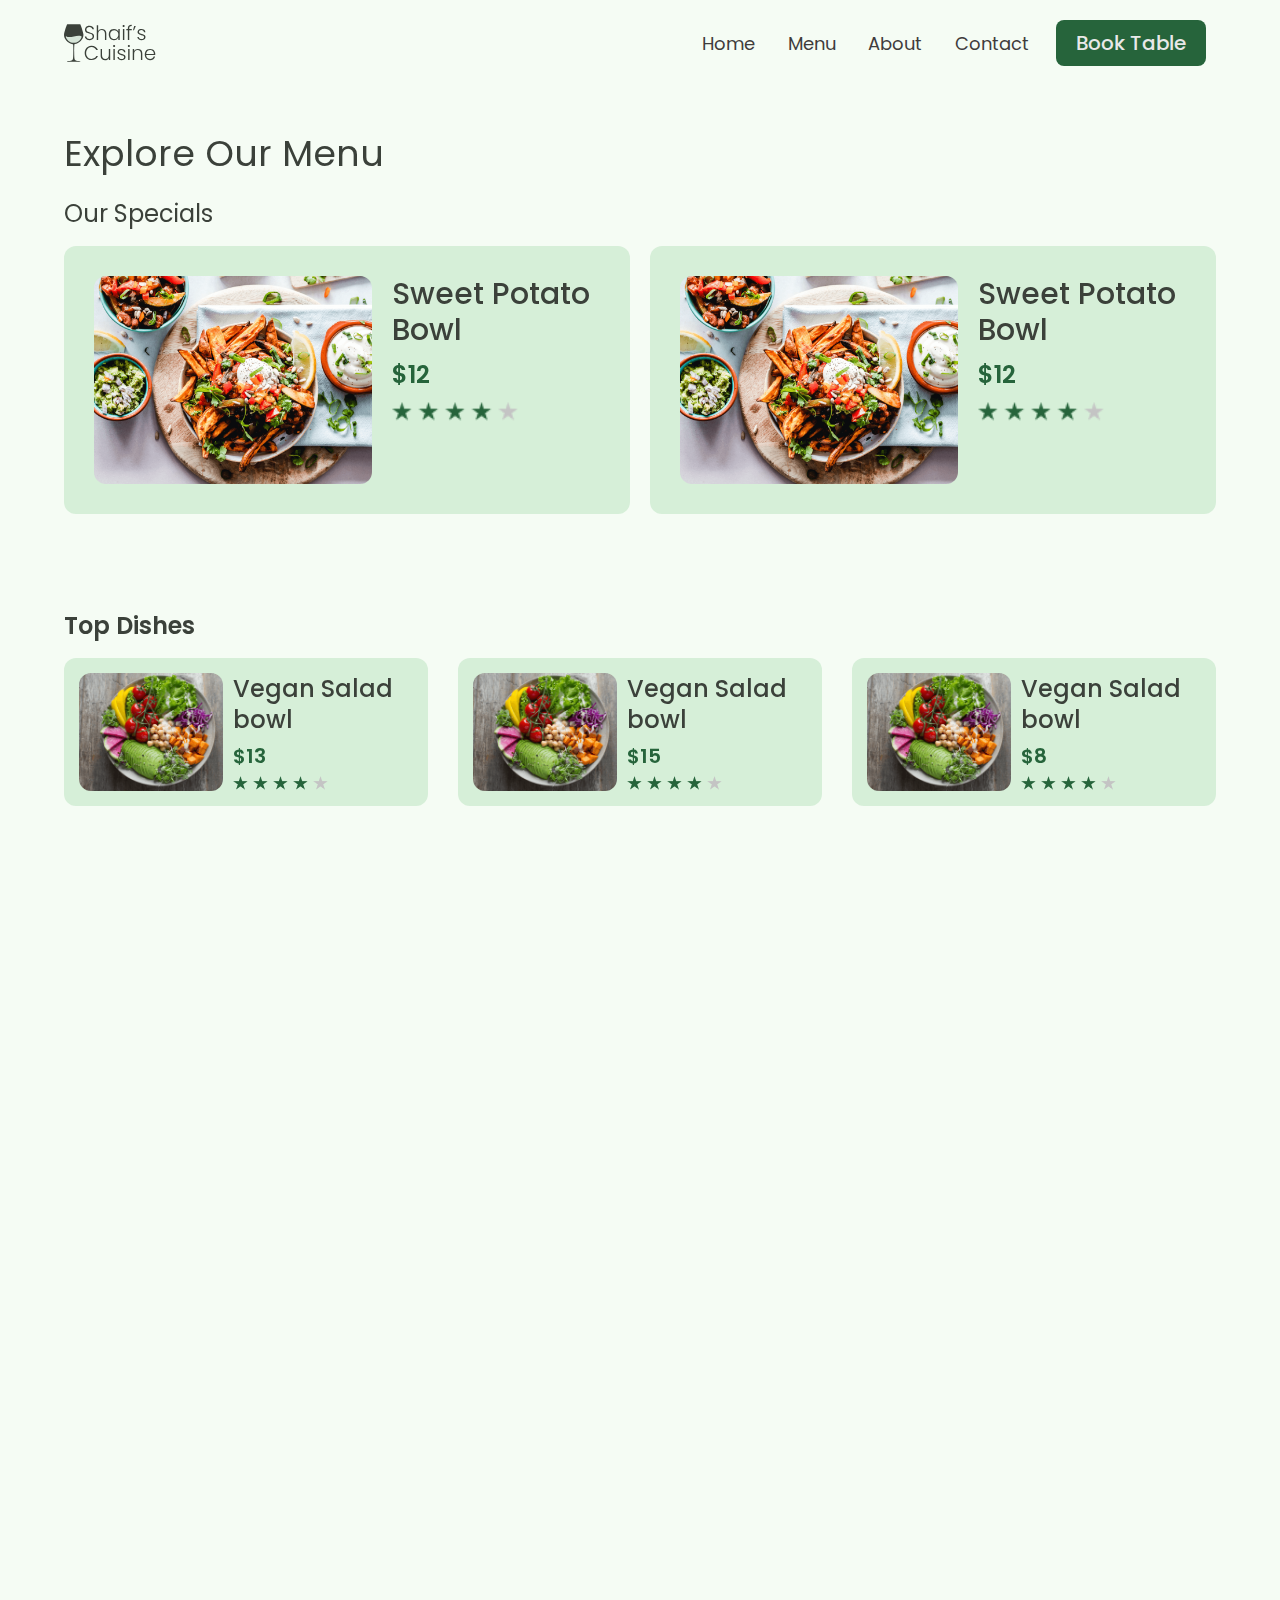
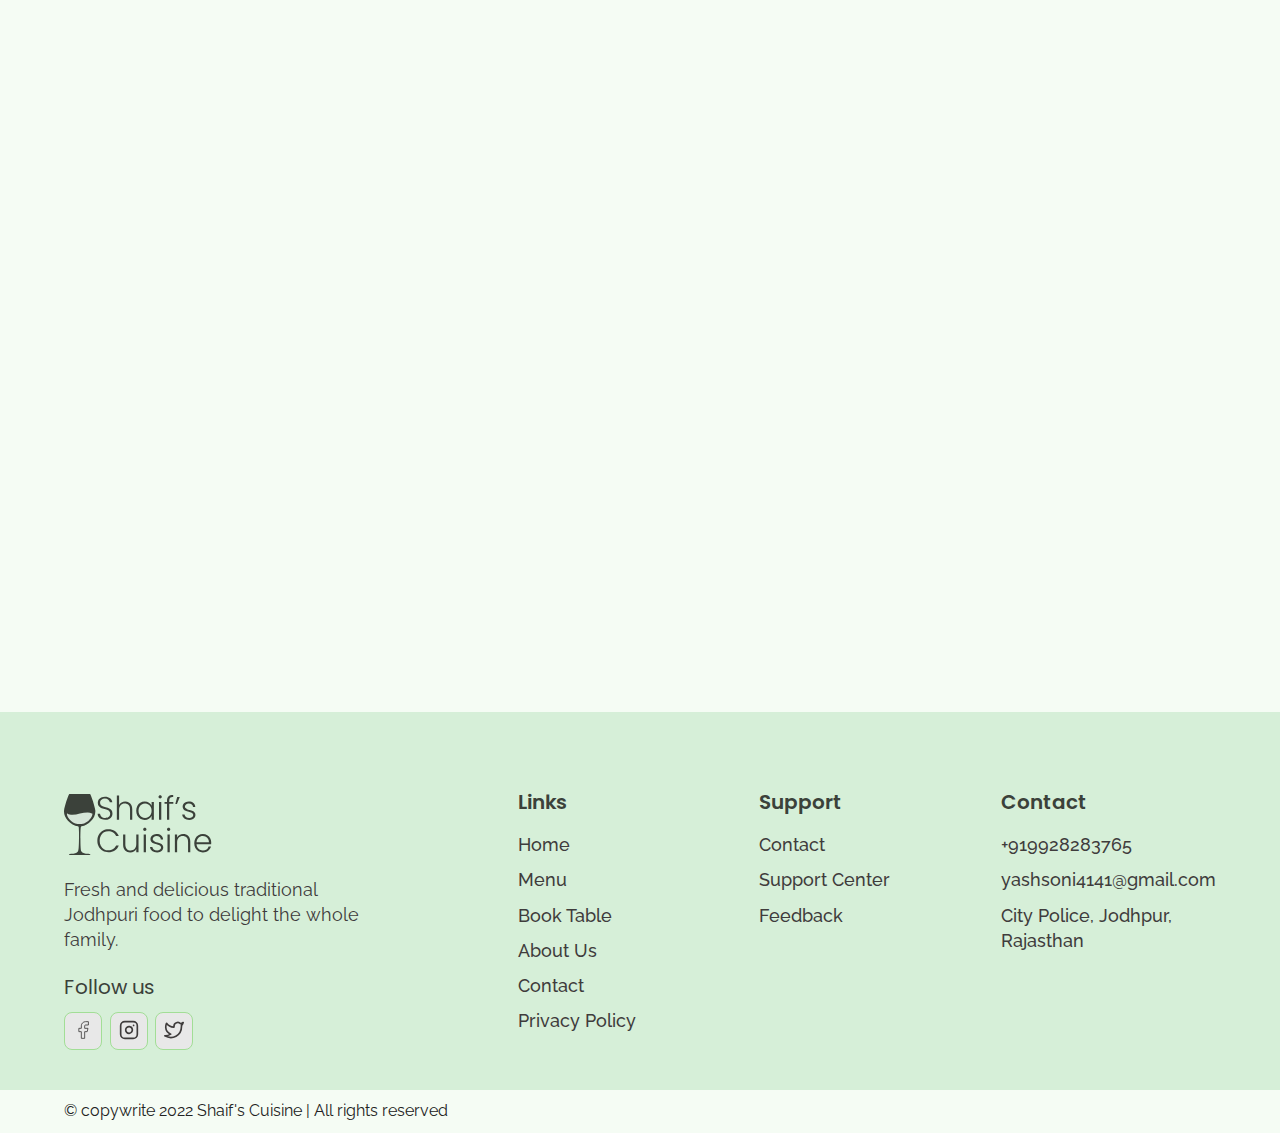
<file: menu.html>
<!DOCTYPE html>
<html lang="en">

<head>
  <meta charset="UTF-8">
  <meta http-equiv="X-UA-Compatible" content="IE=edge">
  <meta name="viewport" content="width=device-width, initial-scale=1.0">
  <title>Menu | Shaif's Cuisine </title>
  <link rel="stylesheet" href="./reset.css">
  <link rel="stylesheet" href="./globalStyle.css">
  <link rel="stylesheet" href="./components.css">
  <link rel="stylesheet" href="./menu.css">
  <!-- Aos Css -->
  <link rel="stylesheet" href="https://unpkg.com/aos@next/dist/aos.css" />
</head>

<body>
  <!-- Nav Section -->
  <div class="nav">
    <div class="container">
      <div class="nav-wrapper">
        <a href="./index.html" class="logo">
          <img src="./images/logo.svg" alt="Shaif's Cuisine">
        </a>
        <nav>
          <div class="nav-icon">
            <svg xmlns="http://www.w3.org/2000/svg" width="24" height="24" viewBox="0 0 24 24" fill="none"
              stroke="currentColor" stroke-width="2" stroke-linecap="round" stroke-linejoin="round">
              <line x1="3" y1="12" x2="21" y2="12" />
              <line x1="3" y1="6" x2="21" y2="6" />
              <line x1="3" y1="18" x2="21" y2="18" />
            </svg>
          </div>
          <div class="nav-bgOverlay"></div>
          <ul class="nav-list">
            <div class="nav-close">
              <svg xmlns="http://www.w3.org/2000/svg" width="24" height="24" viewBox="0 0 24 24" fill="none"
                stroke="currentColor" stroke-width="2" stroke-linecap="round" stroke-linejoin="round">
                <line x1="18" y1="6" x2="6" y2="18" />
                <line x1="6" y1="6" x2="18" y2="18" />
              </svg>
            </div>
            <div class="nav-list-wrapper">
              <li><a href="./index.html" class="nav-link">Home</a></li>
              <li><a href="./menu.html" class="nav-link">Menu</a></li>
              <li><a href="./about.html" class="nav-link">About</a></li>
              <li><a href="./contact.html" class="nav-link">Contact</a></li>
              <li><a href="./booking.html" class="btn primary-btn">Book Table</a></li>
            </div>
          </ul>
        </nav>
      </div>
    </div>
  </div>
  <!-- End Nav Section  -->
  <!-- Page Title -->
  <section id="page__title" data-aos="fade-up">
    <div class="container">
      <h2 class="page__title__text">Explore Our Menu</h2>
    </div>
  </section>
  <!-- Page Title -->
  <!-- Our Specials Section -->
  <section id="ourSpecials" data-aos="fade-up">
    <div class="container">
      <h3 class="ourSpecials__title">Our Specials</h3>
      <div class="ourSpecials__wrapper">
        <div class="ourSpecials__item">
          <div class="ourSpecials__item__img">
            <img src="./images/food-3.png" alt="food img">
          </div>
          <div class="ourSpecials__item__info">
            <h3 class="ourSpecials__item__title">Sweet Potato Bowl</h3>
            <h4 class="ourSpecials__item__price">$12</h4>
            <div class="ourSpecials__item__stars">
              <img src="./images/3star.png" alt="stars">
            </div>
          </div>
        </div>
        <div class="ourSpecials__item">
          <div class="ourSpecials__item__img">
            <img src="./images/food-3.png" alt="food img">
          </div>
          <div class="ourSpecials__item__info">
            <h3 class="ourSpecials__item__title">Sweet Potato Bowl</h3>
            <h4 class="ourSpecials__item__price">$12</h4>
            <div class="ourSpecials__item__stars">
              <img src="./images/3star.png" alt="stars">
            </div>
          </div>
        </div>
      </div>
    </div>
  </section>
  <!-- End Our Sepcials Section -->
  <!-- Top Dishes -->
  <section id="dishGrid" data-aos="fade-up">
    <div class="container">
      <h2 class="dishGrid__title">Top Dishes</h2>
      <div class="dishGrid__wrapper">
        <div class="dishGrid__item">
          <div class="dishGrid__item__img">
            <img src="./images/food-1.png" alt="food img" />
          </div>
          <div class="dishGrid__item__info">
            <h3 class="dishGrid__item__title">Vegan Salad bowl</h3>
            <h3 class="dishGrid__item__price">$13</h3>
            <div class="dishGrid__item__stars">
              <img src="./images/3star.png" alt="3 stars" />
            </div>
          </div>
        </div>
        <div class="dishGrid__item">
          <div class="dishGrid__item__img">
            <img src="./images/food-1.png" alt="food img" />
          </div>
          <div class="dishGrid__item__info">
            <h3 class="dishGrid__item__title">Vegan Salad bowl</h3>
            <h3 class="dishGrid__item__price">$15</h3>
            <div class="dishGrid__item__stars">
              <img src="./images/3star.png" alt="3 stars" />
            </div>
          </div>
        </div>
        <div class="dishGrid__item">
          <div class="dishGrid__item__img">
            <img src="./images/food-1.png" alt="food img" />
          </div>
          <div class="dishGrid__item__info">
            <h3 class="dishGrid__item__title">Vegan Salad bowl</h3>
            <h3 class="dishGrid__item__price">$8</h3>
            <div class="dishGrid__item__stars">
              <img src="./images/3star.png" alt="3 stars" />
            </div>
          </div>
        </div>
      </div>
    </div>
  </section>
  <!-- End Top Dishes -->
  <!-- Breakfast -->
  <section id="dishGrid" data-aos="fade-up">
    <div class="container">
      <h2 class="dishGrid__title">Breakfast</h2>
      <div class="dishGrid__wrapper">
        <div class="dishGrid__item">
          <div class="dishGrid__item__img">
            <img src="./images/food-1.png" alt="food img" />
          </div>
          <div class="dishGrid__item__info">
            <h3 class="dishGrid__item__title">Vegan Salad bowl</h3>
            <h3 class="dishGrid__item__price">$13</h3>
            <div class="dishGrid__item__stars">
              <img src="./images/3star.png" alt="3 stars" />
            </div>
          </div>
        </div>
        <div class="dishGrid__item">
          <div class="dishGrid__item__img">
            <img src="./images/food-1.png" alt="food img" />
          </div>
          <div class="dishGrid__item__info">
            <h3 class="dishGrid__item__title">Vegan Salad bowl</h3>
            <h3 class="dishGrid__item__price">$15</h3>
            <div class="dishGrid__item__stars">
              <img src="./images/3star.png" alt="3 stars" />
            </div>
          </div>
        </div>
        <div class="dishGrid__item">
          <div class="dishGrid__item__img">
            <img src="./images/food-1.png" alt="food img" />
          </div>
          <div class="dishGrid__item__info">
            <h3 class="dishGrid__item__title">Vegan Salad bowl</h3>
            <h3 class="dishGrid__item__price">$15</h3>
            <div class="dishGrid__item__stars">
              <img src="./images/3star.png" alt="3 stars" />
            </div>
          </div>
        </div>
        <div class="dishGrid__item">
          <div class="dishGrid__item__img">
            <img src="./images/food-1.png" alt="food img" />
          </div>
          <div class="dishGrid__item__info">
            <h3 class="dishGrid__item__title">Vegan Salad bowl</h3>
            <h3 class="dishGrid__item__price">$15</h3>
            <div class="dishGrid__item__stars">
              <img src="./images/3star.png" alt="3 stars" />
            </div>
          </div>
        </div>
        <div class="dishGrid__item">
          <div class="dishGrid__item__img">
            <img src="./images/food-1.png" alt="food img" />
          </div>
          <div class="dishGrid__item__info">
            <h3 class="dishGrid__item__title">Vegan Salad bowl</h3>
            <h3 class="dishGrid__item__price">$8</h3>
            <div class="dishGrid__item__stars">
              <img src="./images/3star.png" alt="3 stars" />
            </div>
          </div>
        </div>
      </div>
    </div>
  </section>
  <!-- End Breakfast -->
  <!-- Lunch -->
  <section id="dishGrid" data-aos="fade-up">
    <div class="container">
      <h2 class="dishGrid__title">Lunch</h2>
      <div class="dishGrid__wrapper">
        <div class="dishGrid__item">
          <div class="dishGrid__item__img">
            <img src="./images/food-1.png" alt="food img" />
          </div>
          <div class="dishGrid__item__info">
            <h3 class="dishGrid__item__title">Vegan Salad bowl</h3>
            <h3 class="dishGrid__item__price">$13</h3>
            <div class="dishGrid__item__stars">
              <img src="./images/3star.png" alt="3 stars" />
            </div>
          </div>
        </div>
        <div class="dishGrid__item">
          <div class="dishGrid__item__img">
            <img src="./images/food-1.png" alt="food img" />
          </div>
          <div class="dishGrid__item__info">
            <h3 class="dishGrid__item__title">Vegan Salad bowl</h3>
            <h3 class="dishGrid__item__price">$15</h3>
            <div class="dishGrid__item__stars">
              <img src="./images/3star.png" alt="3 stars" />
            </div>
          </div>
        </div>
        <div class="dishGrid__item">
          <div class="dishGrid__item__img">
            <img src="./images/food-1.png" alt="food img" />
          </div>
          <div class="dishGrid__item__info">
            <h3 class="dishGrid__item__title">Vegan Salad bowl</h3>
            <h3 class="dishGrid__item__price">$15</h3>
            <div class="dishGrid__item__stars">
              <img src="./images/3star.png" alt="3 stars" />
            </div>
          </div>
        </div>
        <div class="dishGrid__item">
          <div class="dishGrid__item__img">
            <img src="./images/food-1.png" alt="food img" />
          </div>
          <div class="dishGrid__item__info">
            <h3 class="dishGrid__item__title">Vegan Salad bowl</h3>
            <h3 class="dishGrid__item__price">$15</h3>
            <div class="dishGrid__item__stars">
              <img src="./images/3star.png" alt="3 stars" />
            </div>
          </div>
        </div>
        <div class="dishGrid__item">
          <div class="dishGrid__item__img">
            <img src="./images/food-1.png" alt="food img" />
          </div>
          <div class="dishGrid__item__info">
            <h3 class="dishGrid__item__title">Vegan Salad bowl</h3>
            <h3 class="dishGrid__item__price">$8</h3>
            <div class="dishGrid__item__stars">
              <img src="./images/3star.png" alt="3 stars" />
            </div>
          </div>
        </div>
      </div>
    </div>
  </section>
  <!-- End Lunch -->
  <!-- Dinner -->
  <section id="dishGrid" data-aos="fade-up">
    <div class="container">
      <h2 class="dishGrid__title">Dinner</h2>
      <div class="dishGrid__wrapper">
        <div class="dishGrid__item">
          <div class="dishGrid__item__img">
            <img src="./images/food-1.png" alt="food img" />
          </div>
          <div class="dishGrid__item__info">
            <h3 class="dishGrid__item__title">Vegan Salad bowl</h3>
            <h3 class="dishGrid__item__price">$13</h3>
            <div class="dishGrid__item__stars">
              <img src="./images/3star.png" alt="3 stars" />
            </div>
          </div>
        </div>
        <div class="dishGrid__item">
          <div class="dishGrid__item__img">
            <img src="./images/food-1.png" alt="food img" />
          </div>
          <div class="dishGrid__item__info">
            <h3 class="dishGrid__item__title">Vegan Salad bowl</h3>
            <h3 class="dishGrid__item__price">$15</h3>
            <div class="dishGrid__item__stars">
              <img src="./images/3star.png" alt="3 stars" />
            </div>
          </div>
        </div>
        <div class="dishGrid__item">
          <div class="dishGrid__item__img">
            <img src="./images/food-1.png" alt="food img" />
          </div>
          <div class="dishGrid__item__info">
            <h3 class="dishGrid__item__title">Vegan Salad bowl</h3>
            <h3 class="dishGrid__item__price">$15</h3>
            <div class="dishGrid__item__stars">
              <img src="./images/3star.png" alt="3 stars" />
            </div>
          </div>
        </div>
        <div class="dishGrid__item">
          <div class="dishGrid__item__img">
            <img src="./images/food-1.png" alt="food img" />
          </div>
          <div class="dishGrid__item__info">
            <h3 class="dishGrid__item__title">Vegan Salad bowl</h3>
            <h3 class="dishGrid__item__price">$15</h3>
            <div class="dishGrid__item__stars">
              <img src="./images/3star.png" alt="3 stars" />
            </div>
          </div>
        </div>
        <div class="dishGrid__item">
          <div class="dishGrid__item__img">
            <img src="./images/food-1.png" alt="food img" />
          </div>
          <div class="dishGrid__item__info">
            <h3 class="dishGrid__item__title">Vegan Salad bowl</h3>
            <h3 class="dishGrid__item__price">$8</h3>
            <div class="dishGrid__item__stars">
              <img src="./images/3star.png" alt="3 stars" />
            </div>
          </div>
        </div>
      </div>
    </div>
  </section>
  <!-- End Dinner -->
  <!-- Footer -->
  <footer>
    <div class="container">
      <div class="footer__wrapper">
        <div class="footer__col1">
          <div class="footer__logo">
            <img src="./images/logo.svg" alt="Chaif's Cuisine">
          </div>
          <p class="footer__desc">
            Fresh and delicious traditional Jodhpuri food to delight the whole family.
          </p>
          <div class="footer__socials">
            <h4 class="footer__socials__title">Follow us</h4>
            <ol>
              <li>
                <a href="#">
                  <svg xmlns="http://www.w3.org/2000/svg" width="24" height="24" viewBox="0 0 24 24" fill="none"
                    stroke="currentColor" stroke-width="1" stroke-linecap="round" stroke-linejoin="round">
                    <path d="M18 2h-3a5 5 0 0 0-5 5v3H7v4h3v8h4v-8h3l1-4h-4V7a1 1 0 0 1 1-1h3z" />
                  </svg>
                </a>
              </li>
              <li>
                <a href="#">
                  <svg xmlns="http://www.w3.org/2000/svg" width="24" height="24" viewBox="0 0 24 24" fill="none"
                    stroke="currentColor" stroke-width="2" stroke-linecap="round" stroke-linejoin="round">
                    <rect x="2" y="2" width="20" height="20" rx="5" ry="5" />
                    <path d="M16 11.37A4 4 0 1 1 12.63 8 4 4 0 0 1 16 11.37z" />
                    <line x1="17.5" y1="6.5" x2="17.51" y2="6.5" />
                  </svg>
                </a>
              </li>
              <li>
                <a href="#">
                  <svg xmlns="http://www.w3.org/2000/svg" width="24" height="24" viewBox="0 0 24 24" fill="none"
                    stroke="currentColor" stroke-width="2" stroke-linecap="round" stroke-linejoin="round">
                    <path
                      d="M23 3a10.9 10.9 0 0 1-3.14 1.53 4.48 4.48 0 0 0-7.86 3v1A10.66 10.66 0 0 1 3 4s-4 9 5 13a11.64 11.64 0 0 1-7 2c9 5 20 0 20-11.5a4.5 4.5 0 0 0-.08-.83A7.72 7.72 0 0 0 23 3z" />
                  </svg>
                </a>
              </li>
            </ol>
          </div>
        </div>
        <div class="footer__col2">
          <h3 class="footer__text__title">
            Links
          </h3>
          <ol class="footer__text">
            <li>
              <a href="./index.html">Home</a>
            </li>
            <li>
              <a href="./menu.html">Menu</a>
            </li>
            <li>
              <a href="./booking.html">Book Table</a>
            </li>
            <li>
              <a href="./about.html">About Us</a>
            </li>
            <li>
              <a href="./contact.html">Contact</a>
            </li>
            <li>
              <a href="#">Privacy Policy</a>
            </li>
          </ol>
        </div>
        <div class="footer__col3">
          <h3 class="footer__text__title">
            Support
          </h3>
          <ol class="footer__text">
            <li>
              <a href="./contact.html">Contact</a>
            </li>
            <li>
              <a href="#">Support Center</a>
            </li>
            <li>
              <a href="#">Feedback</a>
            </li>
          </ol>
        </div>
        <div class="footer__col4">
          <h3 class="footer__text__title">
            Contact
          </h3>
          <ol class="footer__text">
            <li>
              <a href="tel:+919928283765">+919928283765</a>
            </li>
            <li>
              <a href="mailto:yashsoni4141@gmail.com">yashsoni4141@gmail.com</a>
            </li>
            <li>
              <a href="#">City Police, Jodhpur, Rajasthan</a>
            </li>
          </ol>
        </div>
      </div>
    </div>
  </footer>
  <div id="copywrite">
    <div class="container">
      <p class="copywrite__text">
        © copywrite 2022 Shaif's Cuisine | All rights reserved
      </p>
    </div>
  </div>
  <!-- End Footer -->
  <!-- Aos Script -->
  <script src="https://unpkg.com/aos@next/dist/aos.js"></script>
  <!-- Custon Script -->
  <script src="./main.js"></script>
</body>

</html>
</file>
<file: globalStyle.css>
@import url("https://fonts.googleapis.com/css2?family=Poppins:wght@500;600&family=Raleway:wght@400;500;600&display=swap");

html {
  font-size: 10px;
  overflow-x: hidden;
}

:root {
  --green-1: #26643b;
  --green-2: #a2de96;
  --lightGreen-1: #d6efd8;
  --lightGreen-2: #f5fcf4;
  --black-1: #3b413a;
  --black-2: #3f3c3c;
  --black-3: #5b6359;
  --white-1: #e8e8e8;
}
body {
  background-color: var(--lightGreen-2);
  overflow: hidden;
}
section {
  padding: 100px 0;
}
@media only screen and (max-width: 760px) {
  section {
    padding: 50px 0;
  }
}
.container {
  max-width: 1200px; /* content area */
  width: 90%;
  margin: 0 auto; /*for center */
}
img {
  width: 100%;
  height: 100%;
  object-fit: contain;
}
h1,
h2,
h3,
h4 {
  font-family: "Poppins", sans-serif;
}
p {
  font-family: "Raleway", sans-serif;
  font-weight: 400;
  line-height: 1.4em;
  font-size: 1.8rem;
}
a {
  display: inline-block;
  text-decoration: none;
}
</file>
<file: components.css>
/* nav styles */
.nav {
  padding: 2rem 0;
}
.nav-icon,
.nav-close,
.nav-bgOverlay {
  display: none;
}
.nav-wrapper {
  display: flex;
  justify-content: space-between;
}
.nav-list li {
  display: inline-block;
  margin: 0 1rem;
}
.nav-list .nav-link {
  font-size: 1.8rem;
  font-family: "Poppins";
  color: var(--black-2);
  padding: 0.5rem;
}
.nav-list li:hover .nav-link {
  color: var(--green-1);
}
@media only screen and (max-width: 768px) {
  .nav {
    position: relative;
  }
  .nav-icon {
    display: block;
  }
  .nav-icon svg,
  .nav-close svg {
    pointer-events: none;
    width: 30px;
    height: 30px;
  }
  .nav-close {
    display: block;
    position: absolute;
    columns: var(--black-1);
    right: 1rem;
    top: 1rem;
    cursor: pointer;
  }
  .nav-list {
    z-index: 1000;
    position: absolute;
    left: 100%;
    top: 0;
    height: 100vh;
    width: 80%;
    background: var(--lightGreen-1);
    display: flex;
    align-items: center;
    justify-content: flex-end;
    padding-right: 2rem;
    transform: translateX(0%);
    overflow: hidden;
    transition: 0.3s ease-in transform;
  }
  .nav-list.show {
    transform: translateX(-100%);
  }
  .nav-list li {
    display: block;
    text-align: right;
    margin-bottom: 2rem;
  }
  .nav-list a {
    font-size: 1.6rem;
  }
  .nav-bgOverlay {
    position: absolute;
    left: 0;
    top: 0;
    z-index: 1000;
    height: 100vh;
    width: 100%;
    background: rgba(18, 24, 14, 0.888);
    display: none;
  }
  .nav-bgOverlay.active {
    display: block;
  }
}
/* Global Button Styles */
.btn {
  color: var(--green-1);
  font-family: "Poppins";
  font-weight: 500;
  border-radius: 8px;
  font-size: 1.4rem;
  padding: 1.2rem 2rem;
}
.primary-btn {
  color: var(--white-1);
  background: var(--green-1);
}
@media only screen and (min-width: 768px) {
  .btn {
    padding: 1.3rem 2rem;
    font-size: 2rem;
  }
}
/* Footer Styles */
footer {
  background: var(--lightGreen-1);
  padding-top: 5rem;
  padding-bottom: 2rem;
}
.footer__wrapper {
  display: flex;
  flex-direction: column;
  gap: 3rem;
}
.footer__logo {
  width: 150px;
  margin-bottom: 2rem;
}
.footer__desc {
  font-size: 1.4rem;
  color: var(--black-2);
  margin-bottom: 2rem;
}
.footer__socials__title {
  font-size: 1.8rem;
  color: var(--black-1);
  margin-bottom: 1rem;
}
.footer__socials li {
  display: inline-block;
  margin-right: 0.5rem;
}
.footer__socials a {
  padding: 0.5rem 0.8rem;
  background-color: var(--white-1);
  border: 1px solid var(--green-2);
  border-radius: 8px;
}
.footer__socials svg {
  width: 20px;
  color: var(--black-2);
}
.footer__text__title {
  font-size: 1.8rem;
  margin-bottom: 1rem;
  color: var(--black-1);
  font-weight: 600;
}
.footer__text a {
  font-size: 1.4rem;
  margin-bottom: 0.5rem;
  color: var(--black-2);
  font-family: "Raleway";
  font-weight: 500;
  line-height: 1.4em;
}
@media only screen and (min-width: 768px) {
  footer {
    padding-top: 8rem;
    padding-bottom: 4rem;
  }
  .footer__wrapper {
    flex-direction: row;
  }
  .footer__col1 {
    flex: 4;
  }
  .footer__col2,
  .footer__col3,
  .footer__col4 {
    flex: 2;
  }
  .footer__desc {
    max-width: 300px;
    font-size: 1.8rem;
    margin-bottom: 2.5rem;
  }
  .footer__socials__title {
    font-size: 2rem;
    margin-bottom: 1.5rem;
  }
  .footer__text__title {
    font-size: 2rem;
    margin-bottom: 2rem;
  }
  .footer__text a {
    font-size: 1.8rem;
    margin-bottom: 1rem;
  }
}
#copywrite {
  padding: 1rem 0;
}
.copywrite__text {
  font-size: 1.4rem;
  text-align: center;
}
@media only screen and (min-width: 768px) {
  .copywrite__text {
    font-size: 1.6rem;
    text-align: left;
  }
}
/* StoreInfo Styles */
.storeInfo__wrapper {
  display: flex;
  align-items: stretch;
  justify-content: center;
  flex-wrap: wrap;
  gap: 1rem;
}
.storeInfo__item {
  background-color: var(--lightGreen-1);
  padding: 20px 30px;
  text-align: center;
  border-radius: 12px;
  width: 150px;
}
.storeInfo__icon {
  width: 30px;
  margin: 0 auto;
  margin-bottom: 1.5rem;
}
.storeInfo__title {
  font-size: 1.4rem;
  font-family: Poppins;
  font-weight: 500;
  margin-bottom: 0.5rem;
  color: var(--black-1);
}
.storeInfo__text {
  font-size: 1.4rem;
  font-family: Raleway;
  color: var(--black-2);
}
@media only screen and (min-width: 786px) {
  .storeInfo__wrapper {
    gap: 2rem;
  }
  .storeInfo__item {
    min-width: 200px;
    padding: 40px 0;
  }
  .storeInfo__icon {
    width: 47px;
    margin-bottom: 2.5rem;
  }
  .storeInfo__title {
    font-size: 1.8rem;
    margin-bottom: 1rem;
  }
  .footer__text {
    font-size: 1.6rem;
  }
}
/* DishGrid styles */
.dishGrid__title {
  font-size: 1.8rem;
  margin-bottom: 2rem;
  font-weight: 600;
  color: var(--black-1);
}
.dishGrid__wrapper {
  display: grid;
  grid-template-columns: repeat(auto-fit, minmax(140px, 1fr));
  gap: 1rem;
}
.dishGrid__item {
  display: flex;
  flex-direction: column;
  background-color: var(--lightGreen-1);
  padding: 0.5rem;
  gap: 0.5rem;
  border-radius: 12px;
}
.dishGrid__item__img {
  flex: 4;
}
.dishGrid__item__info {
  flex: 5;
}
.dishGrid__item__img img {
  object-fit: cover;
  border-radius: 12px;
}
.dishGrid__item__title {
  font-size: 1.4rem;
  line-height: 1.3em;
  font-weight: 500;
  color: var(--black-1);
  margin-bottom: 0.5rem;
}
.dishGrid__item__price {
  font-size: 1.4rem;
  color: var(--green-1);
  font-weight: 600;
  margin-bottom: 0.5rem;
}
.dishGrid__item__stars {
  max-height: 15px;
  width: max-content;
}
@media only screen and (min-width: 768px) {
  .dishGrid__title {
    font-size: 2.4rem;
  }
  .dishGrid__wrapper {
    grid-template-columns: repeat(auto-fit, minmax(350px, 1fr));
    gap: 3rem;
  }
  .dishGrid__item {
    flex-direction: row;
    padding: 1.5rem;
    gap: 1rem;
  }
  .dishGrid__item__title {
    font-size: 2.4rem;
    margin-bottom: 1rem;
  }
  .dishGrid__item__price {
    font-size: 2rem;
    margin-bottom: 1rem;
  }
}
/* form styles */
#form {
  padding: 5rem 0;
}
.form__title {
  font-size: 1.8rem;
  color: var(--black-1);
  font-weight: 600;
}
.form__wrapper {
  padding: 3rem 0;
}
.form__wrapper form {
  display: grid;
  grid-template-columns: 1fr;
  gap: 2rem;
}
.form__group label {
  font-size: 1.6rem;
  font-family: Poppins;
  color: var(--black-2);
  font-weight: 500;
}
.form__group input,
.form__group textarea,
.form__group select {
  width: 100%;
  border: none;
  background-color: var(--lightGreen-1);
  font-size: 1.4rem;
  font-family: Raleway;
  font-weight: 600;
  padding: 1.5rem;
  border-radius: 8px;
  margin-top: 0.5rem;
  color: var(--black-2);
}
.form__group textarea {
  resize: vertical;
}
.form__wrapper button[type="submit"] {
  width: max-content;
  border: none;
  padding: 1rem 4rem;
  font-weight: 500;
  letter-spacing: 0.1rem;
}
@media only screen and (min-width: 768px) {
  .form__title {
    font-size: 3.6rem;
  }
  .form__wrapper {
    padding: 5rem 0;
  }
  .form__wrapper form {
    grid-template-columns: 1fr 1fr;
  }
  .form__group__full {
    grid-column: 1/3;
  }
  .form__group label {
    font-size: 1.8rem;
  }
  .form__group input,
  .form__group textarea,
  .form__group select {
    font-size: 1.8rem;
    padding: 2rem;
    margin-top: 1.5rem;
  }
}
</file>
<file: home.css>
/* hero section styles */
.hero__wrapper {
  display: flex;
  align-items: center;
  justify-content: center;
  flex-direction: column-reverse;
  gap: 5rem;
}
.hero__left__wrapper {
  max-width: 360px;
}
.hero__imgWrapper {
  max-width: 400px;
  width: 80%;
  margin: 0 auto;
}
.hero__heading {
  font-family: Poppins;
  font-weight: 600;
  line-height: 1.4em;
  text-align: center;
  font-size: 1.8rem;
  margin-bottom: 1.5rem;
  color: var(--black-1);
}
.hero__info {
  text-align: center;
  font-size: 1.4rem;
  margin-bottom: 1.5rem;
  color: var(--black-2);
}
.button__wrapper {
  text-align: center;
}
@media only screen and (min-width: 768px) {
  .hero__wrapper {
    flex-direction: row;
    gap: 0;
  }
  .hero__left {
    flex: 3;
  }
  .hero__right {
    flex: 4;
  }
  .hero__heading {
    font-size: 3.6rem;
    margin-bottom: 2rem;
    text-align: left;
  }
  .hero__info {
    margin-bottom: 2rem;
    text-align: left;
    font-size: 1.8rem;
  }
  .button__wrapper {
    text-align: left;
  }
  .hero__imgWrapper {
    max-width: none;
    width: 90%;
  }
}
/* Our Specials section styles */
#ourSpecials {
  padding-top: 10rem;
}
.ourSpecials__wrapper {
  display: flex;
  flex-direction: column;
  gap: 3rem;
}
.ourSpecials__left {
  display: flex;
  gap: 1rem;
}
.ourSpecials__item {
  background-color: var(--lightGreen-1);
  padding: 1.2rem;
  padding-top: 5rem;
  border-radius: 12px;
  margin: 0 auto;
}
.ourSpecials__item__img {
  margin-top: calc(-50% - 2rem);
  margin-bottom: 2rem;
  border-radius: 12px;
  height: 150px;
  overflow: hidden;
}
.ourSpecials__item__img img {
  object-fit: cover;
}
.ourSpecials__item__title {
  font-size: 1.4rem;
  color: var(--black-1);
  font-weight: 600;
  margin-bottom: 1rem;
}
.ourSpecials__item__price {
  color: var(--green-1);
  font-size: 1.4rem;
  font-weight: 600;
  margin-bottom: 1rem;
}
.ourSpecials__item__stars {
  height: 1.4rem;
  width: max-content;
  margin-bottom: 1rem;
}
.ourSpecials__item__text {
  font-size: 1.4rem;
  color: var(--black-2);
  font-weight: 500;
}
.ourSpecials__title {
  font-size: 1.8rem;
  color: var(--black-1);
  margin-bottom: 1.5rem;
}
.ourSpecials__text {
  font-size: 1.4rem;
  color: var(--black-2);
  margin-bottom: 1rem;
}
@media only screen and (min-width: 768px) {
  #ourSpecials {
    padding-top: 15rem;
  }
  #ourSpecials .container {
    max-width: 900px;
  }
  .ourSpecials__wrapper {
    flex-direction: row;
  }
  .ourSpecials__right {
    flex: 2;
  }
  .ourSpecials__left {
    flex: 4;
    gap: 2rem;
  }
  .ourSpecials__item {
    padding: 2rem;
    width: 45%;
  }
  .ourSpecials__item__title {
    font-size: 2.4rem;
    line-height: 1.4em;
    margin-bottom: 1.5rem;
  }
  .ourSpecials__item__price {
    font-size: 1.8rem;
    margin-bottom: 1rem;
  }
  .ourSpecials__item__stars {
    margin-bottom: 2rem;
  }
  .ourSpecials__item__text {
    font-size: 1.6rem;
  }
  .ourSpecials__title {
    font-size: 3.6rem;
    margin-bottom: 1.5rem;
  }
  .ourSpecials__text {
    font-size: 1.8rem;
    margin-bottom: 1.5rem;
  }
}
@media only screen and (max-width: 300px) {
  .ourSpecials__left {
    flex-wrap: wrap;
    gap: 10rem;
  }
  .ourSpecials__item {
    width: 100%;
  }
}

/* Discount Styles */
.discount__wrapper {
  display: flex;
  flex-direction: column;
  padding: 1.5rem;
  border-radius: 12px;
  background: var(--lightGreen-1) url(./images/discount-illustration.png)
    no-repeat bottom right / 100px;
}
.discount__images {
  display: flex;
  gap: 1rem;
  width: 100%;
  margin-bottom: 2rem;
}
.discount__img1 {
  flex: 2;
}
.discount__img2 {
  flex: 3;
}
.discount__images img {
  object-fit: cover;
  border-radius: 12px;
}
.discount__text {
  font-size: 1.4rem;
  font-weight: 000;
  color: var(--green-1);
  margin-bottom: 0.5rem;
}
.discount__title {
  font-size: 1.8rem;
  color: var(--black-1);
  font-weight: 600;
  margin-bottom: 1rem;
}
.discount__price {
  font-size: 1.4rem;
  font-weight: 600;
  display: flex;
  gap: 1rem;
  margin-bottom: 1rem;
}s
.discount__oldPrice {
  color: var(--black-2);
  text-decoration: line-through;
}
.discount__newPrice {
  color: var(--green-1);
}
.discount__stars {
  height: 15px;
  width: max-content;
  margin-bottom: 1rem;
}
@media only screen and (min-width: 768px) {
  .discount__wrapper {
    flex-direction: row;
    gap: 4rem;
    padding: 2rem;
    align-items: center;
    background-size: 150px;
    margin: 0 auto;
  }
  .discount__images {
    flex: 5;
    margin-bottom: 0;
    gap: 2rem;
  }
  .discount__img1,
  .discount__img2,
  .discount__img3 {
    flex: 1;
    height: 350px;
  }
  .discount__info {
    flex: 3;
  }
  .discount__text {
    font-size: 2rem;
  }
  .discount__title {
    font-size: 3.6rem;
    margin-bottom: 1.5rem;
  }
  .discount__price {
    font-size: 2.4rem;
  }
  .discount__stars {
    height: 20px;
    margin-bottom: 2rem;
  }
}
@media only screen and (max-width: 1000px) {
  .discount__wrapper {
    gap: 2rem;
  }
  .discount__img3 {
    display: none;
  }
}
/* Events Media Section styles */
.eventsMedia__wrapper {
  display: flex;
  gap: 1rem;
}
.eventsMedia__1 {
  position: relative;
}
.eventsMedia__1__playButton {
  display: inline-block;
  position: absolute;
  top: 50%;
  left: 50%;
  transform: translate(-50%, -50%);
  max-width: 50px;
}
@media only screen and (min-width: 768px) {
  .eventsMedia__wrapper {
    gap: 2rem;
  }
  .eventsMedia__1__playButton {
    max-width: 100px;
  }
}
/* Events Info Section styles */
#eventsInfo {
  padding-top: 0;
}
.eventsInfo__wrapper {
  display: flex;
  flex-direction: column;
}
.eventsInfo__item {
  display: flex;
  gap: 1rem;
  padding: 1rem;
  background: var(--lightGreen-1);
  margin-bottom: 1.5rem;
  border-radius: 12px;
}
.eventsInfo__item__img {
  border-radius: 12px;
  overflow: hidden;
  flex: 3;
}
.eventsInfo__item__img img {
  object-fit: cover;
}
.eventsInfo__item__info {
  flex: 4;
}
.eventsInfo__item__title {
  font-size: 1.4rem;
  margin-bottom: 1rem;
  color: var(--black-1);
}
.eventsInfo__item__text {
  font-size: 1.4rem;
  color: var(--black-2);
}
.eventsInfo__right {
  margin-top: 2rem;
}
.eventsInfo__title {
  font-size: 1.8rem;
  color: var(--black-1);
  margin-bottom: 1rem;
}
.eventsInfo__text {
  font-size: 1.4rem;
  color: var(--black-2);
  margin-bottom: 1rem;
}
@media only screen and (min-width: 768px) {
  .eventsInfo__wrapper {
    flex-direction: row;
    gap: 2rem;
  }
  .eventsInfo__left,
  .eventsInfo__right {
    flex: 1;
  }
  .eventsInfo__item {
    padding: 2rem;
    gap: 2rem;
    max-width: 500px;
    margin-bottom: 2rem;
  }
  .eventsInfo__item__title {
    font-size: 1.8rem;
  }
  .eventsInfo__item__text {
    font-size: 1.6rem;
  }
  .eventsInfo__title {
    font-size: 3.6rem;
  }
  .eventsInfo__text {
    max-width: 500px;
    font-size: 1.8rem;
    margin-bottom: 2rem;
  }
}
/* Why us Section styles */
.whyUs__wrapper {
  display: flex;
  justify-content: center;
  align-items: center;
  flex-direction: column;
  gap: 4rem;
}
.whyUs__left {
  text-align: center;
}
.whyUs__title {
  font-family: Poppins;
  font-size: 1.8rem;
  color: var(--black-1);
  font-weight: 500;
  margin-bottom: 1rem;
}
.whyUs__text {
  font-size: 1.4rem;
}
.whyUs__item__wrapper {
  display: grid;
  grid-template-columns: 1fr 1fr;
  gap: 1rem;
}
.whyUs__item {
  background: var(--lightGreen-1);
  padding: 2rem;
  border-radius: 12px;
  text-align: center;
}
.whyUs__item__icon {
  max-width: 56px;
  margin: 0 auto;
  margin-bottom: 1rem;
}
.whyUs__item__text {
  font-family: Poppins;
  font-size: 1.4rem;
  font-weight: 500;
  color: var(--black-1);
}
@media only screen and (min-width: 768px) {
  .whyUs__wrapper {
    flex-direction: row;
    max-width: 900px;
    margin: 0 auto;
  }
  .whyUs__left {
    flex: 4;
    text-align: left;
  }
  .whyUs__right {
    flex: 3;
  }
  .whyUs__title {
    font-size: 3.6rem;
    margin-bottom: 2rem;
  }
  .whyUs__text {
    font-size: 1.8rem;
    line-height: 1.4em;
  }
  .whyUs__item__wrapper {
    gap: 1.5rem;
  }
  .whyUs__item {
    padding: 2rem;
  }
  .whyUs__item__icon {
    max-width: 65px;
    margin-bottom: 1.5rem;
  }
  .whyUs__item__text {
    font-size: 1.8rem;
  }
}
/* Testimonial Section */
.testimonial__wrapper {
  max-width: 400px;
  margin: 0 auto;
}
.testimonial__title {
  font-size: 1.8rem;
  margin-bottom: 3rem;
  text-align: center;
  text-transform: capitalize;
  color: var(--black-1);
}
.testimonial__items__wrapper {
  display: grid;
  grid-template-columns: 1fr;
  gap: 1rem;
}
.testimonial__item {
  padding: 1rem;
  display: flex;
  gap: 1rem;
  background-color: var(--lightGreen-1);
  border-radius: 12px;
}
.testimonial__item__info {
  flex: 4;
}
.testimonial__item__img {
  flex: 2;
  border-radius: 12px;
  overflow: hidden;
  height: 100%;
  width: 100%;
}
.testimonial__item__img img {
  object-fit: cover;
}
.testimonial__item__name {
  font-size: 1.4rem;
  font-family: Poppins;
  margin-bottom: 1rem;
  color: var(--black-1);
}
.testimonial__item__stars {
  max-height: 15px;
  width: max-content;
  margin-bottom: 1.4rem;
}
@media only screen and (min-width: 768px) {
  .testimonial__wrapper {
    max-width: 900px;
  }
  .testimonial__title {
    font-size: 3.6rem;
    margin-bottom: 5rem;
  }
  .testimonial__items__wrapper {
    grid-template-columns: 1fr 1fr;
    gap: 2rem;
  }
  .testimonial__item {
    padding: 2rem;
  }
  .testimonial__item__name {
    font-size: 1.8rem;
    margin-bottom: 1.5rem;
  }
  .testimonial__item__stars {
    margin-bottom: 2rem;
  }
  .testimonial__item__text {
    font-size: 1.6rem;
    line-height: 1.4em;
  }
}
@media only screen and (max-width: 350px) {
  .testimonial__item {
    flex-direction: column;
  }
  .testimonial__item__img,
  .testimonial__item__info {
    flex: auto;
  }
}
/* Newsletter Section styles */
.newsletter__wrapper {
  display: flex;
  flex-direction: column;
  background-color: var(--green-2);
  padding: 1.5rem;
  border-radius: 8px;
  gap: 2rem;
}
.newsletter__title {
  font-size: 1.8rem;
  color: var(--black-1);
  font-weight: 600;
  margin-bottom: 1.3rem;
}
.newsletter__text {
  font-size: 1.4rem;
  color: var(--black-2);
  font-weight: 500;
}
.newsletter__form form {
  position: relative;
  width: 100%;
  border-radius: 8px;
  overflow: hidden;
}
.newsletter__form label {
  width: 100%;
}
.newsletter__form input {
  width: 100%;
  font-size: 1.4rem;
  padding: 1.5rem 1rem;
  border: none;
}
.newsletter__form input::placeholder {
  color: rgb(168, 166, 166);
}
.newsletter__form button[type="submit"] {
  background-color: var(--green-1);
  color: var(--white-1);
  border: none;
  font-size: 1.4rem;
  padding: 0 2rem;
  height: 100%;
  position: absolute;
  right: 0;
  top: 0;
}
@media only screen and (min-width: 768px) {
  .newsletter__wrapper {
    flex-direction: row;
    padding: 5rem;
    align-items: center;
  }
  .newsletter__form,
  .newsletter__info {
    flex: 1;
  }
  .newsletter__title {
    font-size: 3.6rem;
    margin-bottom: 2rem;
  }
  .newsletter__text {
    font-size: 1.8rem;
    max-width: 400px;
  }
  .newsletter__form {
    max-width: 450px;
    border-radius: 12px;
  }
  .newsletter__form input {
    font-size: 1.8rem;
    padding: 2rem;
  }
  .newsletter__form button[type="submit"] {
    font-size: 1.8rem;
    padding: 0 3rem;
  }
}
</file>
<file: about.css>
/* Our Story Styles */
.ourStory__wrapper {
  display: flex;
  flex-direction: column;
  gap: 2rem;
}
.ourStory__title,
.ourGoals__title {
  font-size: 1.8rem;
  font-weight: 600;
  color: var(--black-1);
  margin-bottom: 1rem;
}
.ourStory__subtitle {
  font-style: 1.4rem;
  font-weight: 600;
  color: var(--black-1);
  margin-bottom: 2rem;
}
.ourStory__text,
.ourGoals__text {
  font-size: 1.4rem;
  line-height: 1.4em;
  color: var(--black-2);
}
@media only screen and (min-width: 768px) {
  .ourStory__wrapper {
    flex-direction: row;
    gap: 3rem;
  }
  .ourStory__img,
  .ourStory__info {
    flex: 1;
  }
  .ourStory__title,
  .ourGoals__title {
    font-size: 3.6rem;
  }
  .ourStory__subtitle {
    font-size: 1.8rem;
  }
  .ourStory__text,
  .ourGoals__text {
    font-size: 1.8rem;
    max-width: 800px;
  }
}
/* Our Goals Styles */
.ourGoals__info {
  text-align: left;
  margin-bottom: 5rem;
}
.ourGoals__imgs__wrapper img {
  object-fit: cover;
}
.ourGoals__imgs__wrapper {
  max-width: 800px;
  margin: 0 auto;
  display: grid;
  grid-template-columns: 1fr 1fr;
  grid-template-rows: 1fr 1fr;
  gap: 1rem;
}
.ourGoals__img1 {
  grid-row: 1/3;
}
@media only screen and (min-width: 786px) {
  .ourGoals__info {
    text-align: center;
  }
  .ourGoals__imgs__wrapper {
    gap: 2rem;
  }
  .ourGoals__text {
    margin: 0 auto;
  }
}
</file>
<file: menu.css>
/* page title styles */
#page__title {
    padding-top: 3rem;
    padding-bottom: 2rem;
}
.page__title__text {
    font-size: 2.2rem;
    color: var(--black-1);
}
@media only screen and (min-width: 768px) {
    #page__title {
        padding-top: 5rem;
        padding-bottom: 3rem;
    }
    .page__title__text {
        font-size: 3.6rem;
    }
}
/* Our Specials Menu styles */
#ourSpecials {
    padding: 0;
}
.ourSpecials__title {
    font-size: 1.8rem;
    color: var(--black-1);
    margin-bottom: 2rem;
}
.ourSpecials__wrapper {
    display: flex;
    flex-direction: column;
    gap: 1.5rem;
    max-width: 400px;
}
.ourSpecials__item {
    flex: 1;
    display: flex;
    gap: 2rem;
    background-color: var(--lightGreen-1);
    padding: 1.5rem;
    border-radius: 12px;
}
.ourSpecials__item__img,
.ourSpecials__item__info {
    flex: 1;
}
.ourSpecials__item__img {
    border-radius: 12px;
    overflow: hidden;
}
.ourSpecials__item__img img {
    object-fit: cover;
}
.ourSpecials__item__title {
    font-size: 2.4rem;
    font-weight: 500;
    margin-bottom: 1rem;
    color: var(--black-1);
    line-height: 1.2em;
}
.ourSpecials__item__price {
    font-size: 1.8rem;
    color: var(--green-1);
    font-weight: 600;
    margin-bottom: 1rem;
}
.ourSpecials__item__stars {
    width: max-content;
}
@media only screen and (min-width: 768px) {
    .ourSpecials__title {
        font-size: 2.4rem;
    }
    .ourSpecials__wrapper {
        flex-direction: row;
        gap: 2rem;
        max-width: none;
    }
    .ourSpecials__item {
        padding: 3rem;
        gap: 2rem;
    }
    .ourSpecials__item__title {
        font-size: 3rem;
        margin-bottom: 1.5rem;
    }
    .ourSpecials__item__price {
        font-size: 2.4rem;
        margin-bottom: 1.5rem;
    }
    .ourSpecials__item__stars {
        height: 20px;           /*////*/
    }
}
@media only screen and (min-width: 1100px) {
    .ourSpecials__item__img {
        flex: 4;
    }
    .ourSpecials__item__info {
        flex: 3;
    }
}
/* dish grid styles */
#dishGrid {
    padding-bottom: 0;
}
#dishGrid:last-of-type {
    padding-bottom: 10rem;
}
</file>
